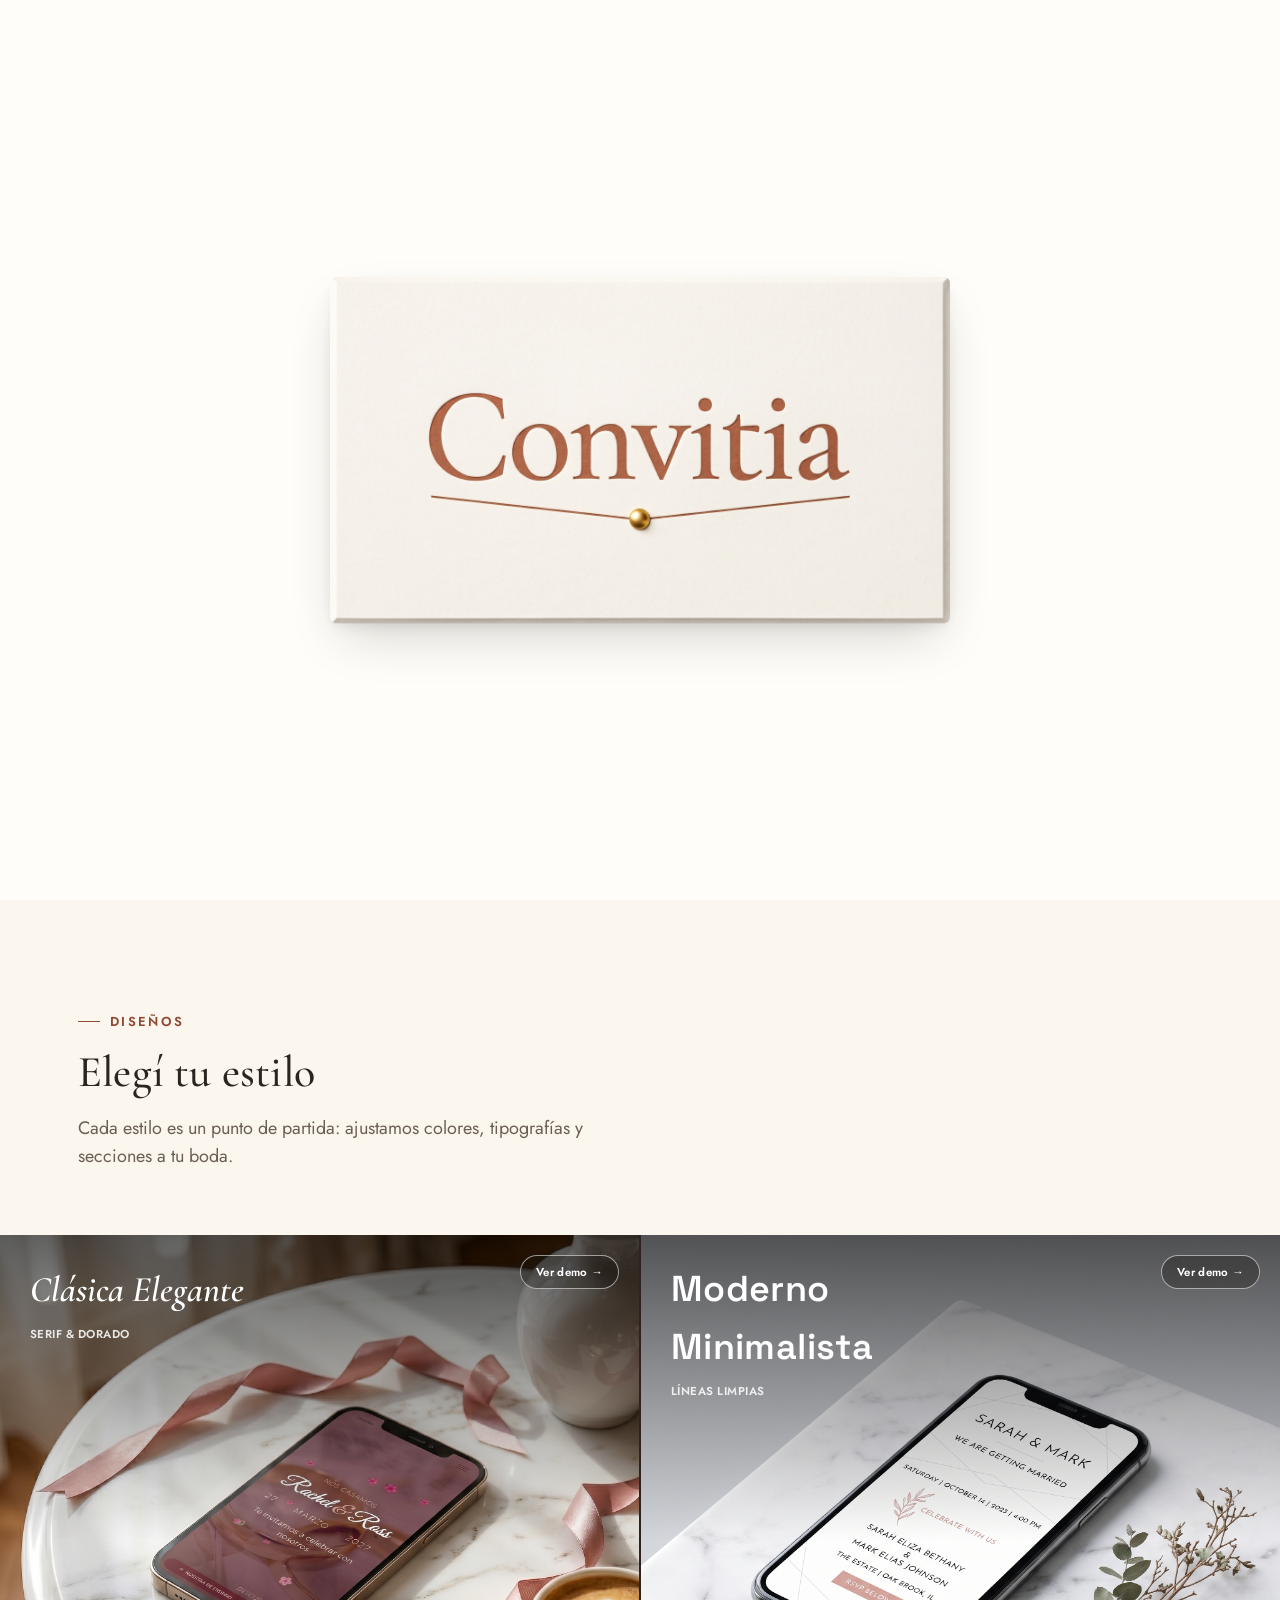
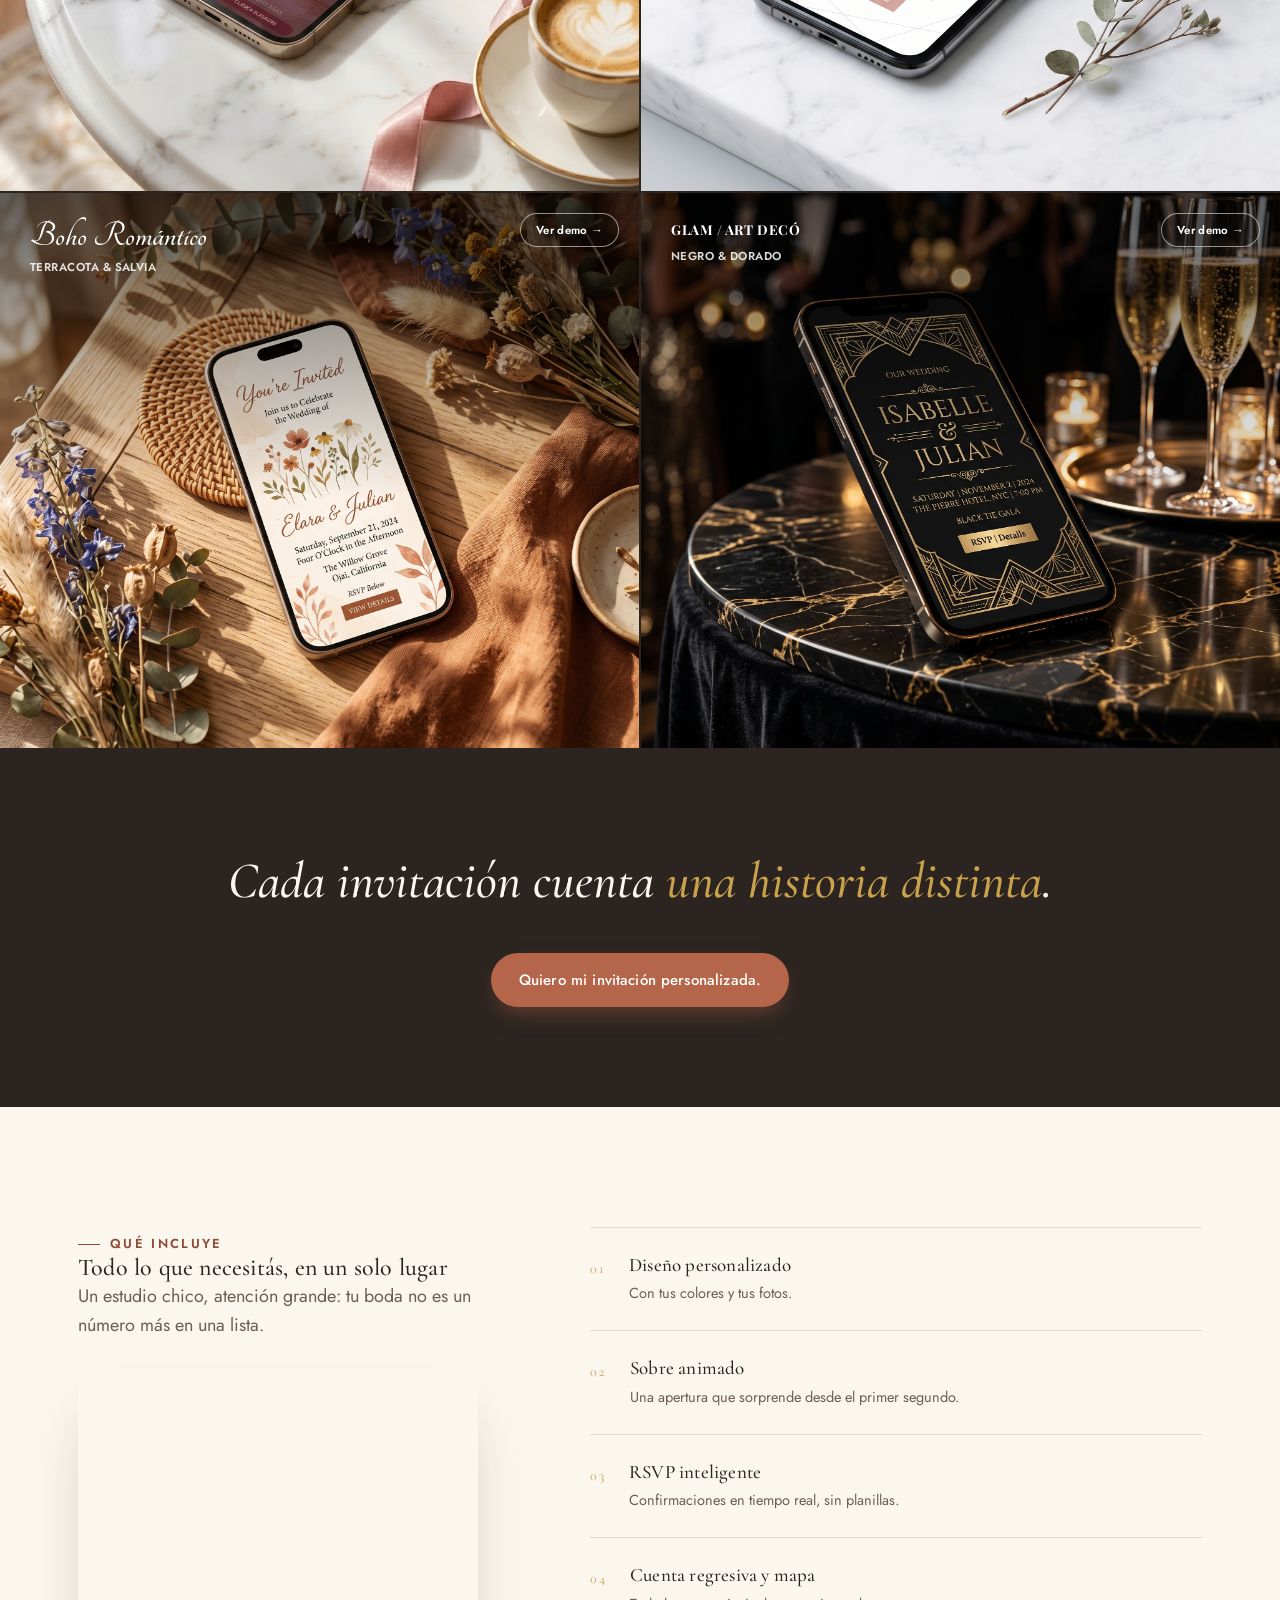
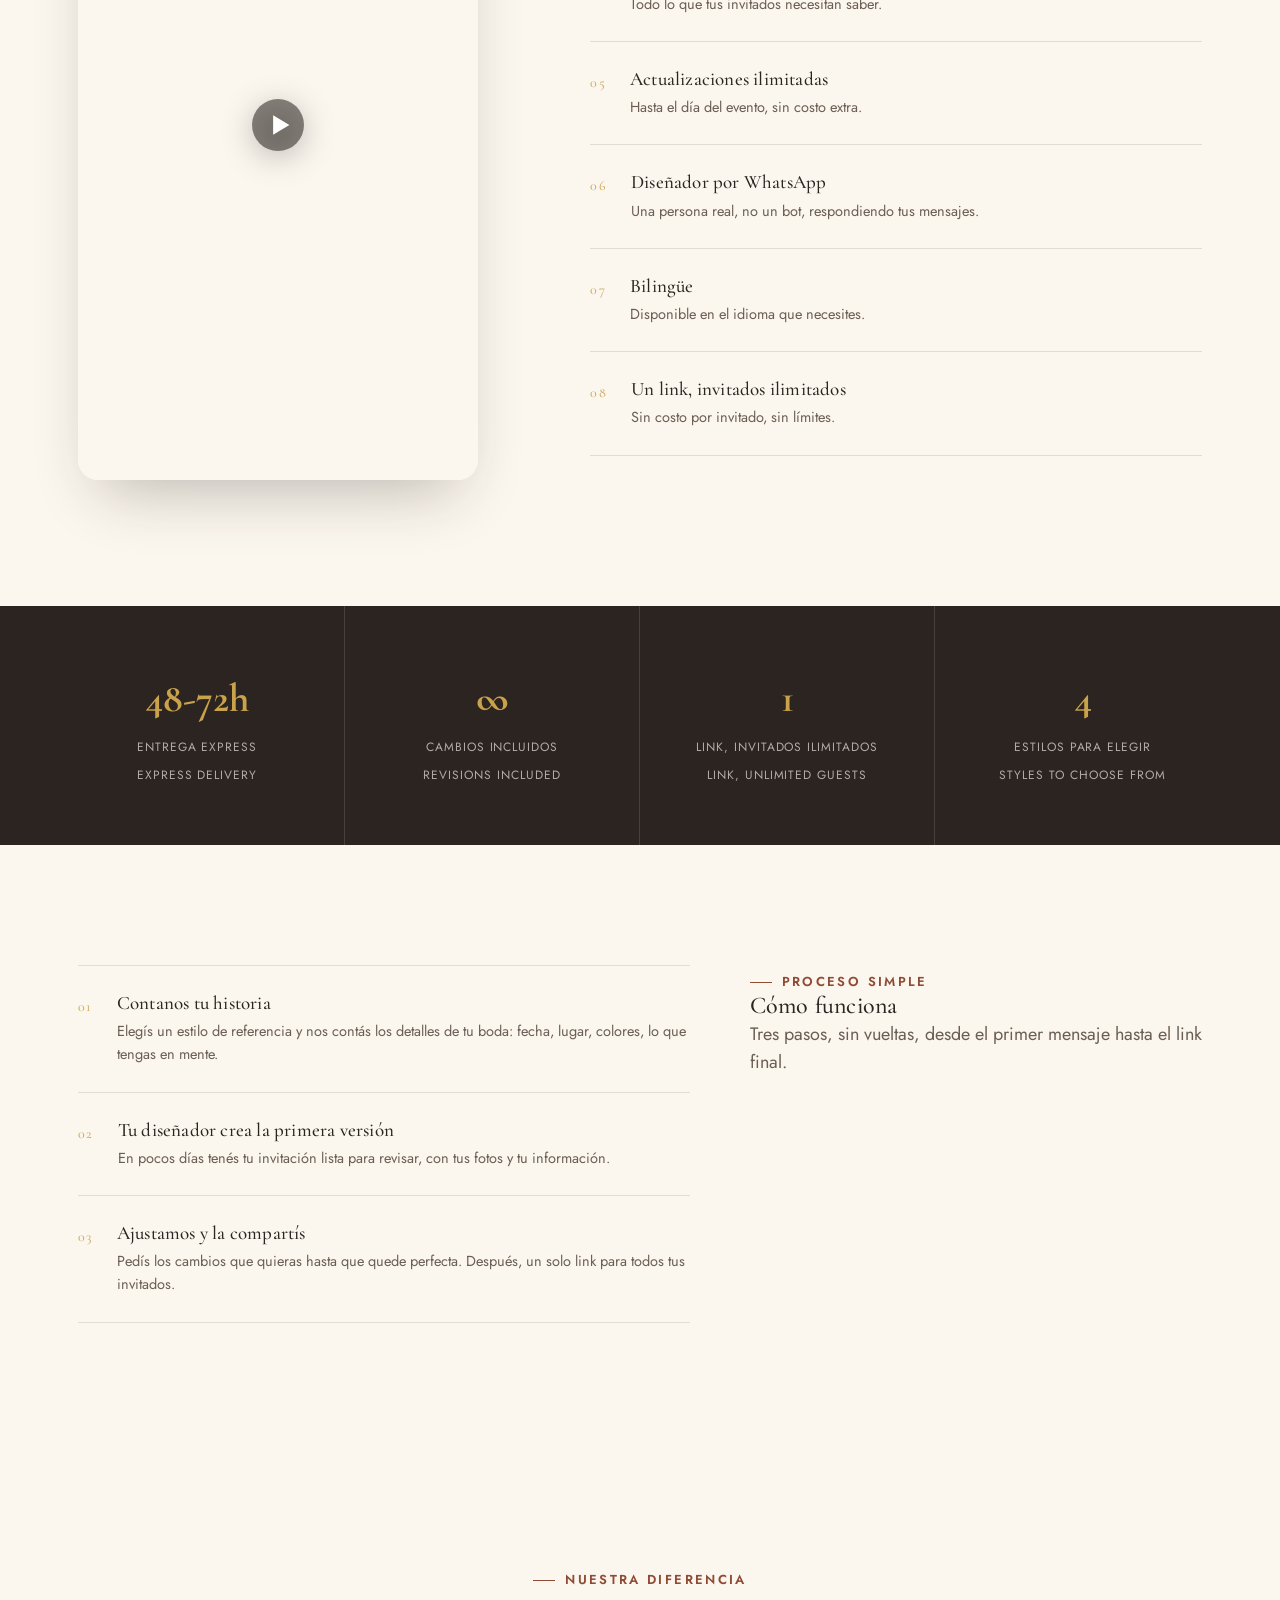
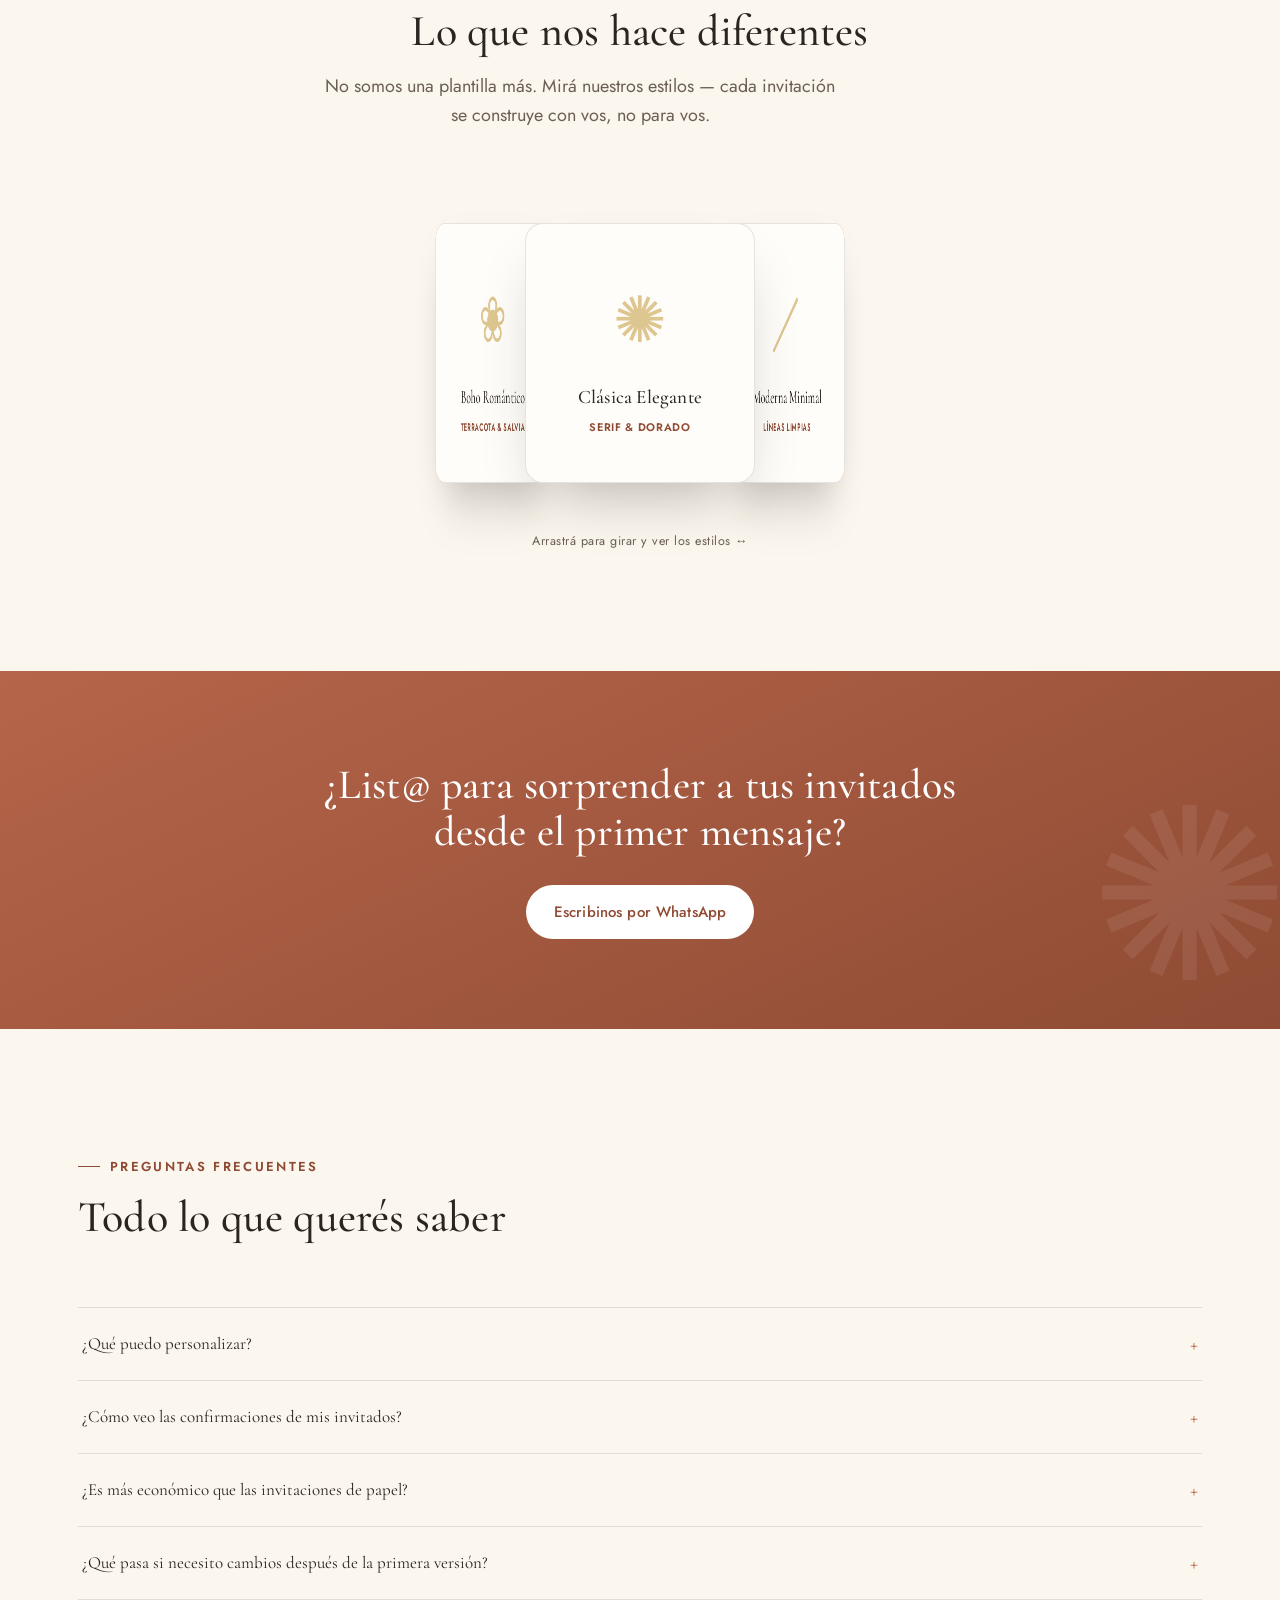
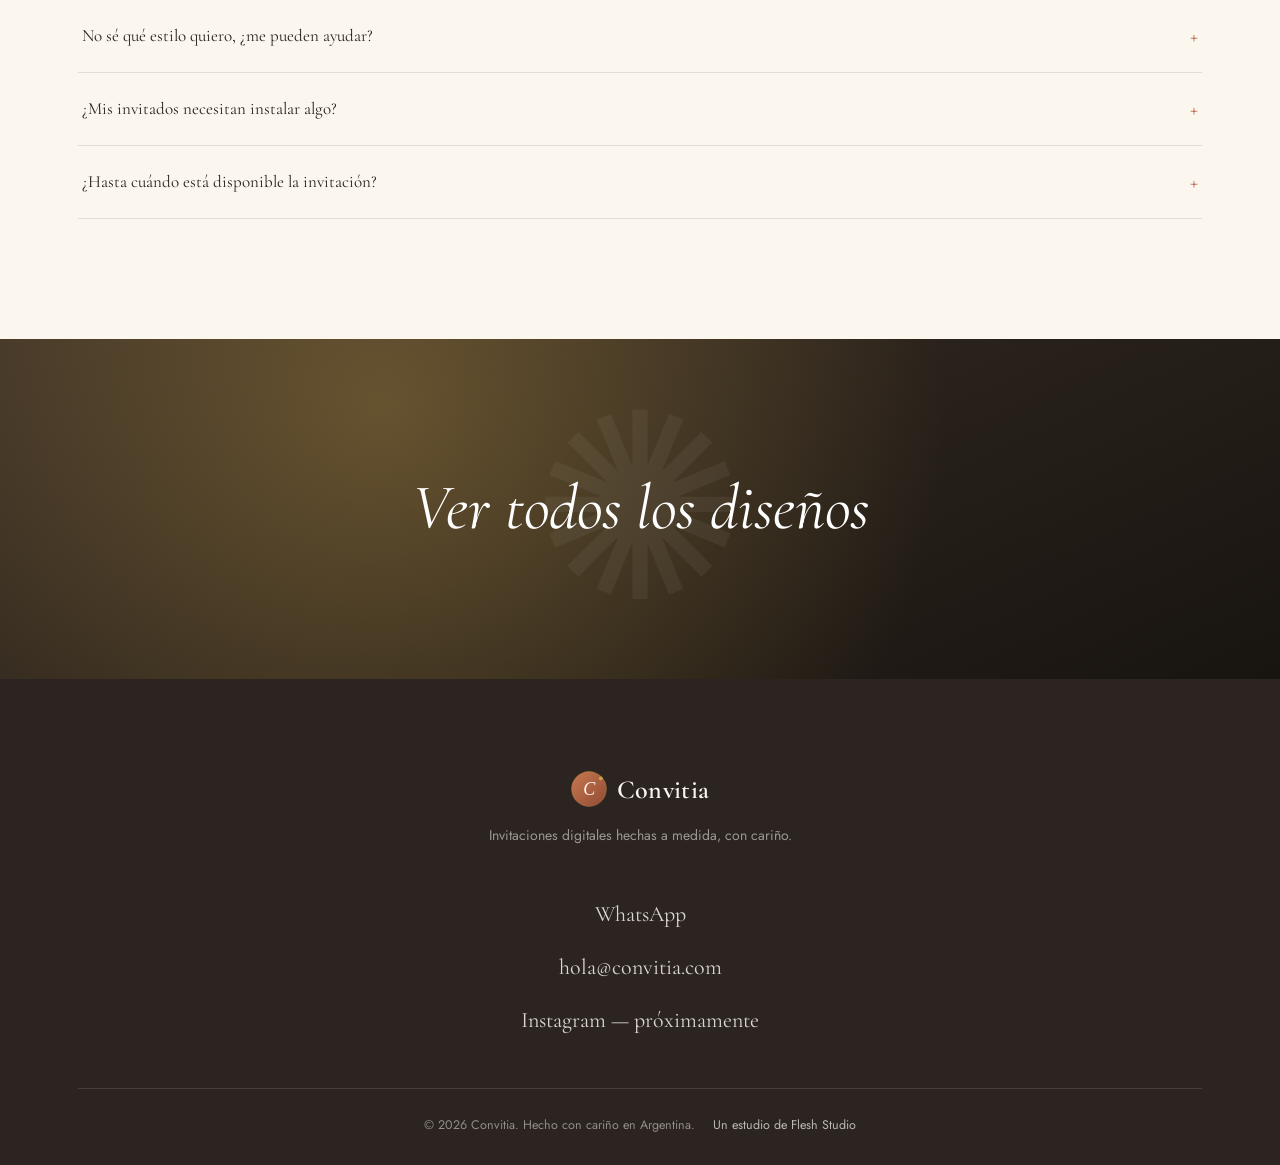
<file: index.html>
<!doctype html>
<html lang="es">
<head>
<meta charset="UTF-8">
<meta name="viewport" content="width=device-width, initial-scale=1.0">
<title>Convitia — Invitaciones digitales de boda</title>
<meta name="description" content="Invitaciones digitales de boda hechas a medida. Diseñador real, cambios ilimitados, un solo link para todos tus invitados. / Custom digital wedding invitations — real designer, unlimited revisions, one link for all your guests.">
<meta name="theme-color" content="#B5654A">
<link rel="icon" href="assets/logo/convitia-mark.svg" type="image/svg+xml">

<link rel="preconnect" href="https://fonts.googleapis.com">
<link rel="preconnect" href="https://fonts.gstatic.com" crossorigin>
<link href="https://fonts.googleapis.com/css2?family=Cormorant+Garamond:ital,wght@0,400;0,500;0,600;1,500;1,600&family=Jost:wght@300;400;500;600&family=Space+Grotesk:wght@500;600;700&family=Tangerine:wght@400;700&family=Playfair+Display:wght@700;800&display=swap" rel="stylesheet">

<link rel="stylesheet" href="styles.css?v=20260628n">
</head>
<body>

<div id="splash-gate" class="splash-gate" aria-hidden="true">
  <img class="splash-image" src="assets/logo/Convitia_logo_variant__Wordmark_%27Convitia%27_202606271709%20(1).jpeg" alt="Convitia">
</div>
<script>
  /* Arriving with a hash already in the URL (e.g. "#work-clasica", from a
     demo page's "Volver al Sitio web - Convitia" button) means the visitor
     already passed the splash once — remove it synchronously, before the
     browser paints, so it never flashes and never blocks the jump straight
     to the target card/section. Runs inline (not in main.js) so it executes
     before first paint, not after defer scripts. */
  if(location.hash){
    var __gate = document.getElementById("splash-gate");
    if(__gate) __gate.parentNode.removeChild(__gate);
  }
</script>

<header class="site-header">
  <div class="container">
    <a href="#hero" class="brand">
      <img src="assets/logo/logo1.svg?v=20260627g" alt="Convitia" class="brand-logo">
    </a>

    <nav class="main-nav">
      <a href="#hero" class="active"><span data-es>Inicio</span><span data-en hidden>Home</span></a>
      <a href="disenos/"><span data-es>Diseños</span><span data-en hidden>Designs</span></a>
      <a href="#como-funciona"><span data-es>Cómo funciona</span><span data-en hidden>How it works</span></a>
      <a href="contacto/"><span data-es>Contacto</span><span data-en hidden>Contact</span></a>
    </nav>

    <div class="header-actions">
      <div class="audio-control">
        <button type="button" class="audio-toggle" aria-label="Silenciar música" aria-pressed="true">
          <svg class="icon-vol" viewBox="0 0 24 24" fill="none" xmlns="http://www.w3.org/2000/svg" aria-hidden="true"><path d="M3 9v6h4l5 5V4L7 9H3z" fill="currentColor"/><path d="M16.5 8.5a5 5 0 010 7M19 6a8 8 0 010 12" stroke="currentColor" stroke-width="1.6" stroke-linecap="round" fill="none"/></svg>
          <svg class="icon-mute" viewBox="0 0 24 24" fill="none" xmlns="http://www.w3.org/2000/svg" aria-hidden="true"><path d="M3 9v6h4l5 5V4L7 9H3z" fill="currentColor"/><path d="M16 8l5 8M21 8l-5 8" stroke="currentColor" stroke-width="1.6" stroke-linecap="round"/></svg>
        </button>
        <input type="range" class="audio-volume" min="0" max="1" step="0.01" value="0.5" aria-label="Volumen de la música">
        <audio class="site-audio" src="assets/audio/amor-loco.mp3?v=20260628" loop preload="auto"></audio>
      </div>
      <div class="lang-toggle">
        <button data-lang-btn="es" class="active">ES</button>
        <button data-lang-btn="en">EN</button>
      </div>
      <a class="btn btn-primary btn-sm" href="contacto/">
        <span data-es>Hablemos</span><span data-en hidden>Let's talk</span>
      </a>
      <button class="nav-toggle" aria-label="Menú">
        <span></span>
      </button>
    </div>
  </div>
</header>

<div class="mobile-nav">
  <div class="lang-toggle">
    <button data-lang-btn="es" class="active">ES</button>
    <button data-lang-btn="en">EN</button>
  </div>
  <a href="#hero"><span data-es>Inicio</span><span data-en hidden>Home</span></a>
  <a href="disenos/"><span data-es>Diseños</span><span data-en hidden>Designs</span></a>
  <a href="#incluye"><span data-es>Qué incluye</span><span data-en hidden>What's included</span></a>
  <a href="#como-funciona"><span data-es>Cómo funciona</span><span data-en hidden>How it works</span></a>
  <a href="#preguntas"><span data-es>Preguntas</span><span data-en hidden>FAQ</span></a>
  <a href="contacto/"><span data-es>Contacto</span><span data-en hidden>Contact</span></a>
  <a class="btn btn-primary" href="https://wa.me/5492944152161?text=Hola!%20Quiero%20crear%20mi%20invitaci%C3%B3n%20digital%20de%20boda%20con%20Convitia" target="_blank" rel="noopener">
    <span data-es>Empezá tu invitación</span><span data-en hidden>Start your invitation</span>
  </a>
</div>

<main>

  <!-- ===================== HERO — 2-column: copy left, phone showcase right =====================
       Merged the old standalone .phone-showcase section into the hero as the
       right-hand column (reference: text+CTA left / arch+pedestals+phones
       right). .hero-split is scoped so the shared .hero-giant rules used by
       contacto/index.html's plain single-column hero stay untouched. -->
  <section class="hero-giant hero-split" id="hero">
    <div class="hero-bg-blob"></div>
    <div class="hero-bg-blob two"></div>
    <div class="container hero-grid">

      <div class="hero-left">
        <span class="eyebrow reveal"><span data-es>Invitaciones digitales de boda</span><span data-en hidden>Wedding digital invitations</span></span>
        <h1 class="giant-word reveal">
          <span class="hl-accent"><span data-es>Invitaciones digitales</span><span data-en hidden>Digital invitations</span></span><br>
          <span data-es>pensadas para atesorar</span><span data-en hidden>made to cherish</span><span class="type-cursor" aria-hidden="true"></span>
        </h1>
        <p class="lede reveal">
          <span data-es>Con RSVP inteligente, mapas interactivos, música y más. Cambios ilimitados. En el idioma que necesites, en cualquier parte del mundo.</span>
          <span data-en hidden>With smart RSVP, interactive maps, music, and more. Unlimited revisions. In any language, anywhere in the world.</span>
        </p>

        <!-- PLACEHOLDER badge (Dave's call): Convitia has no Google Business
             listing yet, so this rating isn't real. Not a live link — swap
             href/copy for the real review link + rating once it exists. -->
        <span class="reviews-badge reveal" data-es title="Próximamente — todavía no es un dato real">
          <svg class="reviews-badge-g" viewBox="0 0 18 18" aria-hidden="true">
            <path fill="#4285F4" d="M17.64 9.2c0-.64-.06-1.25-.16-1.84H9v3.48h4.84c-.21 1.13-.85 2.09-1.81 2.73v2.27h2.92c1.71-1.57 2.69-3.88 2.69-6.64z"/>
            <path fill="#34A853" d="M9 18c2.43 0 4.47-.8 5.96-2.18l-2.92-2.27c-.81.54-1.84.87-3.04.87-2.34 0-4.32-1.58-5.03-3.71H.96v2.33C2.44 15.98 5.48 18 9 18z"/>
            <path fill="#FBBC05" d="M3.97 10.71A5.4 5.4 0 0 1 3.68 9c0-.6.1-1.18.29-1.71V4.96H.96A8.99 8.99 0 0 0 0 9c0 1.45.35 2.83.96 4.04l3.01-2.33z"/>
            <path fill="#EA4335" d="M9 3.58c1.32 0 2.5.45 3.44 1.35l2.58-2.58C13.46.89 11.43 0 9 0 5.48 0 2.44 2.02.96 4.96l3.01 2.33C4.68 5.16 6.66 3.58 9 3.58z"/>
          </svg>
          <b>5.0</b>
          <span class="reviews-stars" aria-hidden="true">★★★★★</span>
          <span class="reviews-label"><span data-es>Reseñas de Google</span><span data-en hidden>Google Reviews</span> →</span>
        </span>

        <div class="hero-cta-row reveal">
          <a class="btn btn-primary" href="https://wa.me/5492944152161?text=Hola!%20Quiero%20crear%20mi%20invitaci%C3%B3n%20digital%20de%20boda%20con%20Convitia" target="_blank" rel="noopener">
            <span data-es>Empezá tu invitación</span><span data-en hidden>Start your invitation</span>
          </a>
          <a class="btn btn-ghost" href="disenos/">
            <span data-es>Ver diseños</span><span data-en hidden>See designs</span>
          </a>
        </div>

        <!-- PLACEHOLDER stats (Dave's call, per reference image): the
             invitation-count and country-count aren't real numbers yet —
             swap for Convitia's actual figures once available. The
             delivery time stays real (matches the Stats band further
             down the page). -->
        <div class="hero-trust reveal">
          <div><b>✓</b> <span data-es>+1000 invitaciones realizadas</span><span data-en hidden>+1000 invitations made</span></div>
          <div><b>🌎</b> <span data-es>+35 países</span><span data-en hidden>+35 countries</span></div>
          <div><b>⏳</b> <span data-es>Entrega express 48-72h</span><span data-en hidden>Express delivery 48-72h</span></div>
        </div>
      </div>

      <div class="hero-right reveal">
        <!-- Self-contained dark "image accordion" panel — Dave asked to
             replace the Three.js flying-card scene above with this effect
             instead, modeled on a 21st.dev interactive-image-accordion
             component he shared. Scoped to just this column (left column/
             copy stays untouched). Pure CSS (flexbox + flex-grow transition)
             + a tiny JS toggle — see initAccGallery() in main.js, no WebGL
             needed. Each panel's content is the real invitation copy/colors
             (Quimey & Nacho — the real client site — plus the 3 sample
             designs): no tool is available to export a literal screenshot,
             so the real names/dates/colors are painted as CSS text instead
             of a generic photo. The "Nuestros diseños" tag now sits above
             the stage (not floating over the panels) so it reads cleanly
             regardless of which panel's background is underneath. The
             real video (Quimey & Nacho) that briefly lived in panel c1
             moved to the "Qué incluye" section — see assets/video/. -->
        <span class="acc-tag">Nuestros diseños</span>
        <div class="acc-stage" aria-hidden="true">
          <div class="acc-row">
            <button type="button" class="acc-panel c1 active">
              <span class="acc-vert">Quimey &amp; Nacho</span>
              <span class="acc-info">
                <span class="acc-info-label">Nos casamos</span>
                <span class="acc-info-name">Quimey &amp; Nacho</span>
                <span class="acc-info-date">27 Marzo 2027</span>
              </span>
            </button>
            <button type="button" class="acc-panel c2">
              <span class="acc-vert">Valentina &amp; Bruno</span>
              <span class="acc-info">
                <span class="acc-info-label">Clásica Elegante</span>
                <span class="acc-info-name">Valentina &amp; Bruno</span>
                <span class="acc-info-date">12 Dic 2026</span>
              </span>
            </button>
            <button type="button" class="acc-panel c3">
              <span class="acc-vert">Julia &amp; Martín</span>
              <span class="acc-info">
                <span class="acc-info-label">Moderna Minimal</span>
                <span class="acc-info-name">Julia &amp; Martín</span>
                <span class="acc-info-date">06 Marzo 2027</span>
              </span>
            </button>
            <button type="button" class="acc-panel c4">
              <span class="acc-vert">Coti &amp; Iván</span>
              <span class="acc-info">
                <span class="acc-info-label">Boho Romántico</span>
                <span class="acc-info-name">Coti &amp; Iván</span>
                <span class="acc-info-date">28 Nov 2026</span>
              </span>
            </button>
            <button type="button" class="acc-panel c5">
              <span class="acc-vert">Quimey &amp; Nacho</span>
              <span class="acc-info">
                <span class="acc-info-label">Quedan 270 días</span>
                <span class="acc-info-name">Quimey &amp; Nacho</span>
                <span class="acc-info-date">27 Marzo 2027</span>
              </span>
            </button>
          </div>
        </div>
      </div>

    </div>
  </section>

  <!-- ===================== MARQUEE ===================== -->
  <div class="marquee-wrap">
    <div class="marquee" data-es>
      <span class="tag">Elegante</span><span class="tag">Bohemia</span><span class="tag">Minimalista</span><span class="tag">Campestre</span><span class="tag">Destino</span><span class="tag">Clásica</span>
      <span class="tag">Elegante</span><span class="tag">Bohemia</span><span class="tag">Minimalista</span><span class="tag">Campestre</span><span class="tag">Destino</span><span class="tag">Clásica</span>
    </div>
    <div class="marquee" data-en hidden>
      <span class="tag">Elegant</span><span class="tag">Boho</span><span class="tag">Minimal</span><span class="tag">Rustic</span><span class="tag">Destination</span><span class="tag">Classic</span>
      <span class="tag">Elegant</span><span class="tag">Boho</span><span class="tag">Minimal</span><span class="tag">Rustic</span><span class="tag">Destination</span><span class="tag">Classic</span>
    </div>
  </div>

  <!-- ===================== FEATURED WORK — full-bleed grid ===================== -->
  <section id="trabajos" class="works-section">
    <div class="container">
      <div class="section-head reveal">
        <span class="eyebrow"><span data-es>Diseños</span><span data-en hidden>Designs</span></span>
        <h2><span data-es>Elegí tu estilo</span><span data-en hidden>Choose your style</span></h2>
        <p class="lede"><span data-es>Cada estilo es un punto de partida: ajustamos colores, tipografías y secciones a tu boda.</span><span data-en hidden>Every style is a starting point — we adjust colors, fonts and sections to fit your wedding.</span></p>
      </div>
    </div>

    <div class="bleed reveal">
      <div class="works-grid">

        <a class="work-tile thumb-1" id="work-clasica" href="designs/clasica-elegante.html">
          <div class="work-visual"><img src="assets/portadas/clasica%20elegante.jpeg" alt="Clásica Elegante" loading="lazy"></div>
          <span class="work-demo-btn"><span data-es>Ver demo</span><span data-en hidden>View demo</span> →</span>
          <div class="work-info">
            <span class="work-name style-font-clasica"><span data-es>Clásica Elegante</span><span data-en hidden>Classic Elegant</span></span>
            <span class="work-tag"><span data-es>Serif &amp; dorado</span><span data-en hidden>Serif &amp; gold</span></span>
          </div>
        </a>

        <a class="work-tile thumb-2" id="work-moderno" href="designs/moderna-minimal.html">
          <div class="work-visual"><img src="assets/portadas/Moderno%20Minimalista.jpeg" alt="Moderno Minimalista" loading="lazy"></div>
          <span class="work-demo-btn"><span data-es>Ver demo</span><span data-en hidden>View demo</span> →</span>
          <div class="work-info">
            <span class="work-name style-font-moderno"><span data-es>Moderno Minimalista</span><span data-en hidden>Modern Minimal</span></span>
            <span class="work-tag"><span data-es>Líneas limpias</span><span data-en hidden>Clean lines</span></span>
          </div>
        </a>

        <a class="work-tile thumb-3" id="work-boho" href="designs/boho-romantico.html">
          <div class="work-visual"><img src="assets/portadas/Boho%20Rom%C3%A1ntico.jpeg" alt="Boho Romántico" loading="lazy"></div>
          <span class="work-demo-btn"><span data-es>Ver demo</span><span data-en hidden>View demo</span> →</span>
          <div class="work-info">
            <span class="work-name style-font-boho"><span data-es>Boho Romántico</span><span data-en hidden>Boho Romantic</span></span>
            <span class="work-tag"><span data-es>Terracota &amp; salvia</span><span data-en hidden>Terracotta &amp; sage</span></span>
          </div>
        </a>

        <a class="work-tile thumb-4" id="work-glam" href="designs/glam-art-deco.html">
          <div class="work-visual"><img src="assets/portadas/Glam%20-%20Art%20Dec%C3%B3.jpeg" alt="Glam / Art Decó" loading="lazy"></div>
          <span class="work-demo-btn"><span data-es>Ver demo</span><span data-en hidden>View demo</span> →</span>
          <div class="work-info">
            <span class="work-name style-font-glam"><span data-es>Glam / Art Decó</span><span data-en hidden>Glam / Art Deco</span></span>
            <span class="work-tag"><span data-es>Negro &amp; dorado</span><span data-en hidden>Black &amp; gold</span></span>
          </div>
        </a>

      </div>
    </div>
  </section>

  <!-- ===================== FULL-BLEED TYPE BREAK ===================== -->
  <section class="bleed type-break reveal">
    <p>
      <span data-es>Cada invitación cuenta <em>una historia distinta</em>.</span>
      <span data-en hidden>Every invitation tells <em>a different story</em>.</span>
    </p>
    <a class="btn btn-primary type-break-cta" href="contacto/">
      <span data-es>Quiero mi invitación personalizada.</span><span data-en hidden>I want my personalized invitation.</span>
    </a>
  </section>

  <!-- ===================== INCLUDED — sticky label ===================== -->
  <section id="incluye">
    <div class="container sticky-grid">
      <div class="sticky-label reveal">
        <span class="eyebrow"><span data-es>Qué incluye</span><span data-en hidden>What's included</span></span>
        <h2><span data-es>Todo lo que necesitás, en un solo lugar</span><span data-en hidden>Everything you need, in one place</span></h2>
        <p class="lede"><span data-es>Un estudio chico, atención grande: tu boda no es un número más en una lista.</span><span data-en hidden>A small studio, big attention — your wedding isn't one more number on a list.</span></p>
        <!-- Real video (Quimey & Nacho), moved here from the hero accordion's
             panel c1 per Dave's request — see assets/video/.
             Click anywhere on it to play/pause. -->
        <div class="incluye-video-wrap reveal">
          <video class="incluye-video" src="assets/video/quimey-nacho-hero.mp4?v=20260628r" autoplay muted loop playsinline></video>
          <div class="incluye-play-indicator" aria-hidden="true">
            <svg viewBox="0 0 64 64" fill="none" xmlns="http://www.w3.org/2000/svg"><circle cx="32" cy="32" r="32" fill="rgba(43,36,32,.55)"/><path d="M26 20L46 32L26 44V20Z" fill="#fff"/></svg>
          </div>
        </div>
      </div>
      <div class="sticky-list">
        <div class="sticky-row reveal"><span class="row-num">01</span><div><h3><span data-es>Diseño personalizado</span><span data-en hidden>Custom design</span></h3><p><span data-es>Con tus colores y tus fotos.</span><span data-en hidden>With your colors and photos.</span></p></div></div>
        <div class="sticky-row reveal"><span class="row-num">02</span><div><h3><span data-es>Sobre animado</span><span data-en hidden>Animated envelope</span></h3><p><span data-es>Una apertura que sorprende desde el primer segundo.</span><span data-en hidden>An opening that surprises from the very first second.</span></p></div></div>
        <div class="sticky-row reveal"><span class="row-num">03</span><div><h3><span data-es>RSVP inteligente</span><span data-en hidden>Smart RSVP</span></h3><p><span data-es>Confirmaciones en tiempo real, sin planillas.</span><span data-en hidden>Real-time confirmations, no spreadsheets.</span></p></div></div>
        <div class="sticky-row reveal"><span class="row-num">04</span><div><h3><span data-es>Cuenta regresiva y mapa</span><span data-en hidden>Countdown and map</span></h3><p><span data-es>Todo lo que tus invitados necesitan saber.</span><span data-en hidden>Everything your guests need to know.</span></p></div></div>
        <div class="sticky-row reveal"><span class="row-num">05</span><div><h3><span data-es>Actualizaciones ilimitadas</span><span data-en hidden>Unlimited updates</span></h3><p><span data-es>Hasta el día del evento, sin costo extra.</span><span data-en hidden>Until the event, at no extra cost.</span></p></div></div>
        <div class="sticky-row reveal"><span class="row-num">06</span><div><h3><span data-es>Diseñador por WhatsApp</span><span data-en hidden>Designer on WhatsApp</span></h3><p><span data-es>Una persona real, no un bot, respondiendo tus mensajes.</span><span data-en hidden>A real person, not a bot, answering your messages.</span></p></div></div>
        <div class="sticky-row reveal"><span class="row-num">07</span><div><h3><span data-es>Bilingüe</span><span data-en hidden>Bilingual</span></h3><p><span data-es>Disponible en el idioma que necesites.</span><span data-en hidden>Available in any language you need.</span></p></div></div>
        <div class="sticky-row reveal"><span class="row-num">08</span><div><h3><span data-es>Un link, invitados ilimitados</span><span data-en hidden>One link, unlimited guests</span></h3><p><span data-es>Sin costo por invitado, sin límites.</span><span data-en hidden>No per-guest cost, no limits.</span></p></div></div>
      </div>
    </div>
  </section>

  <!-- ===================== STATS BAND ===================== -->
  <section class="bleed stats-band">
    <div class="stats-grid">
      <div class="reveal"><b>48-72h</b><span><span data-es>Entrega express</span><span data-en hidden>Express delivery</span></span></div>
      <div class="reveal"><b>∞</b><span><span data-es>Cambios incluidos</span><span data-en hidden>Revisions included</span></span></div>
      <div class="reveal"><b data-count="1">0</b><span><span data-es>Link, invitados ilimitados</span><span data-en hidden>Link, unlimited guests</span></span></div>
      <div class="reveal"><b data-count="4">0</b><span><span data-es>Estilos para elegir</span><span data-en hidden>Styles to choose from</span></span></div>
    </div>
  </section>

  <!-- ===================== HOW IT WORKS — sticky label, mirrored ===================== -->
  <section id="como-funciona">
    <div class="container sticky-grid mirror">
      <div class="sticky-list">
        <div class="sticky-row reveal"><span class="row-num">01</span><div><h3><span data-es>Contanos tu historia</span><span data-en hidden>Tell us your story</span></h3><p><span data-es>Elegís un estilo de referencia y nos contás los detalles de tu boda: fecha, lugar, colores, lo que tengas en mente.</span><span data-en hidden>Pick a reference style and tell us your wedding details: date, venue, colors, anything you have in mind.</span></p></div></div>
        <div class="sticky-row reveal"><span class="row-num">02</span><div><h3><span data-es>Tu diseñador crea la primera versión</span><span data-en hidden>Your designer builds the first version</span></h3><p><span data-es>En pocos días tenés tu invitación lista para revisar, con tus fotos y tu información.</span><span data-en hidden>Within a few days you'll have your invitation ready to review, with your own photos and details.</span></p></div></div>
        <div class="sticky-row reveal"><span class="row-num">03</span><div><h3><span data-es>Ajustamos y la compartís</span><span data-en hidden>We adjust it and you share it</span></h3><p><span data-es>Pedís los cambios que quieras hasta que quede perfecta. Después, un solo link para todos tus invitados.</span><span data-en hidden>Ask for any changes until it's perfect. Then, one single link for all your guests.</span></p></div></div>
      </div>
      <div class="sticky-label reveal">
        <span class="eyebrow"><span data-es>Proceso simple</span><span data-en hidden>Simple process</span></span>
        <h2><span data-es>Cómo funciona</span><span data-en hidden>How it works</span></h2>
        <p class="lede"><span data-es>Tres pasos, sin vueltas, desde el primer mensaje hasta el link final.</span><span data-en hidden>Three steps, no detours, from the first message to the final link.</span></p>
      </div>
    </div>
  </section>

  <!-- ===================== DESIGNS — 3D page carousel, drag to spin ===================== -->
  <section id="diferencia">
    <div class="container">
      <div class="section-head center reveal">
        <span class="eyebrow"><span data-es>Nuestra diferencia</span><span data-en hidden>Our difference</span></span>
        <h2><span data-es>Lo que nos hace diferentes</span><span data-en hidden>What makes us different</span></h2>
        <p class="lede"><span data-es>No somos una plantilla más. Mirá nuestros estilos — cada invitación se construye con vos, no para vos.</span><span data-en hidden>We're not just another template. Take a look at our styles — every invitation is built with you, not just for you.</span></p>
      </div>

      <div class="book-deck reveal">
        <div class="book-track">
          <a class="book-card style-clasica" href="designs/clasica-elegante.html" target="_blank" rel="noopener" draggable="false">
            <div class="book-ornament">✺</div>
            <h3><span data-es>Clásica Elegante</span><span data-en hidden>Classic Elegant</span></h3>
            <span class="book-tag"><span data-es>Serif &amp; dorado</span><span data-en hidden>Serif &amp; gold</span></span>
          </a>
          <a class="book-card style-moderna" href="designs/moderna-minimal.html" target="_blank" rel="noopener" draggable="false">
            <div class="book-ornament">／</div>
            <h3><span data-es>Moderna Minimal</span><span data-en hidden>Modern Minimal</span></h3>
            <span class="book-tag"><span data-es>Líneas limpias</span><span data-en hidden>Clean lines</span></span>
          </a>
          <a class="book-card style-boho" href="designs/boho-romantico.html" target="_blank" rel="noopener" draggable="false">
            <div class="book-ornament">❀</div>
            <h3><span data-es>Boho Romántico</span><span data-en hidden>Boho Romantic</span></h3>
            <span class="book-tag"><span data-es>Terracota &amp; salvia</span><span data-en hidden>Terracotta &amp; sage</span></span>
          </a>
        </div>
      </div>
      <p class="book-hint reveal"><span data-es>Arrastrá para girar y ver los estilos ↔</span><span data-en hidden>Drag to spin through the styles ↔</span></p>
    </div>
  </section>

  <!-- ===================== CTA BANNER — full-bleed ===================== -->
  <section class="bleed cta-band reveal">
    <h2><span data-es>¿List@ para sorprender a tus invitados desde el primer mensaje?</span><span data-en hidden>Ready to surprise your guests from the very first message?</span></h2>
    <a class="btn btn-ghost" href="https://wa.me/5492944152161?text=Hola!%20Quiero%20crear%20mi%20invitaci%C3%B3n%20digital%20de%20boda%20con%20Convitia" target="_blank" rel="noopener">
      <span data-es>Escribinos por WhatsApp</span><span data-en hidden>Message us on WhatsApp</span>
    </a>
  </section>

  <!-- ===================== FAQ ===================== -->
  <section id="preguntas">
    <div class="container">
      <div class="section-head reveal">
        <span class="eyebrow"><span data-es>Preguntas frecuentes</span><span data-en hidden>FAQ</span></span>
        <h2><span data-es>Todo lo que querés saber</span><span data-en hidden>Everything you want to know</span></h2>
      </div>

      <div class="faq-list">
        <div class="faq-item reveal">
          <button class="faq-q"><span><span data-es>¿Qué puedo personalizar?</span><span data-en hidden>What can I customize?</span></span><span class="plus">+</span></button>
          <div class="faq-a"><p><span data-es>Colores, tipografías, fotos, textos, música, secciones... la invitación se adapta a tu boda, no al revés.</span><span data-en hidden>Colors, fonts, photos, copy, music, sections — the invitation adapts to your wedding, not the other way around.</span></p></div>
        </div>
        <div class="faq-item reveal">
          <button class="faq-q"><span><span data-es>¿Cómo veo las confirmaciones de mis invitados?</span><span data-en hidden>How do I see my guests' RSVPs?</span></span><span class="plus">+</span></button>
          <div class="faq-a"><p><span data-es>Tenés un panel simple donde se registran las respuestas en tiempo real, con cantidad de personas y restricciones alimentarias si las pedís.</span><span data-en hidden>You get a simple panel where responses are logged in real time, including headcount and dietary notes if you ask for them.</span></p></div>
        </div>
        <div class="faq-item reveal">
          <button class="faq-q"><span><span data-es>¿Es más económico que las invitaciones de papel?</span><span data-en hidden>Is it cheaper than paper invitations?</span></span><span class="plus">+</span></button>
          <div class="faq-a"><p><span data-es>Sí: pagás una sola vez sin importar cuántos invitados tengas, y no hay costos de impresión ni envío.</span><span data-en hidden>Yes — you pay once regardless of guest count, with no printing or postage costs.</span></p></div>
        </div>
        <div class="faq-item reveal">
          <button class="faq-q"><span><span data-es>¿Qué pasa si necesito cambios después de la primera versión?</span><span data-en hidden>What if I need changes after the first version?</span></span><span class="plus">+</span></button>
          <div class="faq-a"><p><span data-es>Los pedís y los hacemos. No hay límite de revisiones ni cargos extra mientras se trate de tu mismo evento.</span><span data-en hidden>Just ask — we'll make them. There's no revision limit or extra charge for the same event.</span></p></div>
        </div>
        <div class="faq-item reveal">
          <button class="faq-q"><span><span data-es>No sé qué estilo quiero, ¿me pueden ayudar?</span><span data-en hidden>I'm not sure what style I want — can you help?</span></span><span class="plus">+</span></button>
          <div class="faq-a"><p><span data-es>Sí. Mirás los estilos de la sección de diseños y, si ninguno te cierra del todo, charlamos y armamos uno a tu medida.</span><span data-en hidden>Yes. Browse the designs section, and if none feels quite right, we'll talk it through and build something custom.</span></p></div>
        </div>
        <div class="faq-item reveal">
          <button class="faq-q"><span><span data-es>¿Mis invitados necesitan instalar algo?</span><span data-en hidden>Do my guests need to install anything?</span></span><span class="plus">+</span></button>
          <div class="faq-a"><p><span data-es>No. Es un link que se abre en cualquier navegador, de celular o de computadora, sin apps ni registro.</span><span data-en hidden>No. It's a link that opens in any browser, on phone or computer — no apps, no sign-up.</span></p></div>
        </div>
        <div class="faq-item reveal">
          <button class="faq-q"><span><span data-es>¿Hasta cuándo está disponible la invitación?</span><span data-en hidden>How long will the invitation stay online?</span></span><span class="plus">+</span></button>
          <div class="faq-a"><p><span data-es>La dejamos online al menos hasta el día de tu boda; si querés conservarla como recuerdo, también lo charlamos.</span><span data-en hidden>It stays live at least through your wedding day; if you'd like to keep it as a keepsake afterward, we can talk about that too.</span></p></div>
        </div>
      </div>
    </div>
  </section>

  <!-- ===================== ALL-WORKS TEASER ===================== -->
  <a class="all-works-teaser bleed reveal" href="disenos/">
    <span class="teaser-text"><span data-es>Ver todos los diseños</span><span data-en hidden>See all designs</span></span>
  </a>

</main>

<footer>
  <div class="container">
    <div class="footer-brand-row">
      <a href="#hero" class="brand"><img src="assets/logo/convitia-mark.svg" alt="Convitia" class="brand-mark"><span class="brand-word">Convitia</span></a>
      <p><span data-es>Invitaciones digitales hechas a medida, con cariño.</span><span data-en hidden>Custom digital invitations, made with care.</span></p>
    </div>
    <nav class="footer-links">
      <a href="https://wa.me/5492944152161" target="_blank" rel="noopener">WhatsApp</a>
      <a href="mailto:hola@convitia.com">hola@convitia.com</a>
      <span><span data-es>Instagram — próximamente</span><span data-en hidden>Instagram — coming soon</span></span>
    </nav>
    <div class="footer-bottom">
      <span>© 2026 Convitia. <span data-es>Hecho con cariño en Argentina.</span><span data-en hidden>Made with care in Argentina.</span></span>
      <a href="https://www.flesh-studio.com/" target="_blank" rel="noopener"><span data-es>Un estudio de Flesh Studio</span><span data-en hidden>A Flesh Studio company</span></a>
    </div>
  </div>
</footer>

<script src="main.js?v=20260629a" defer></script>
</body>
</html>
</file>
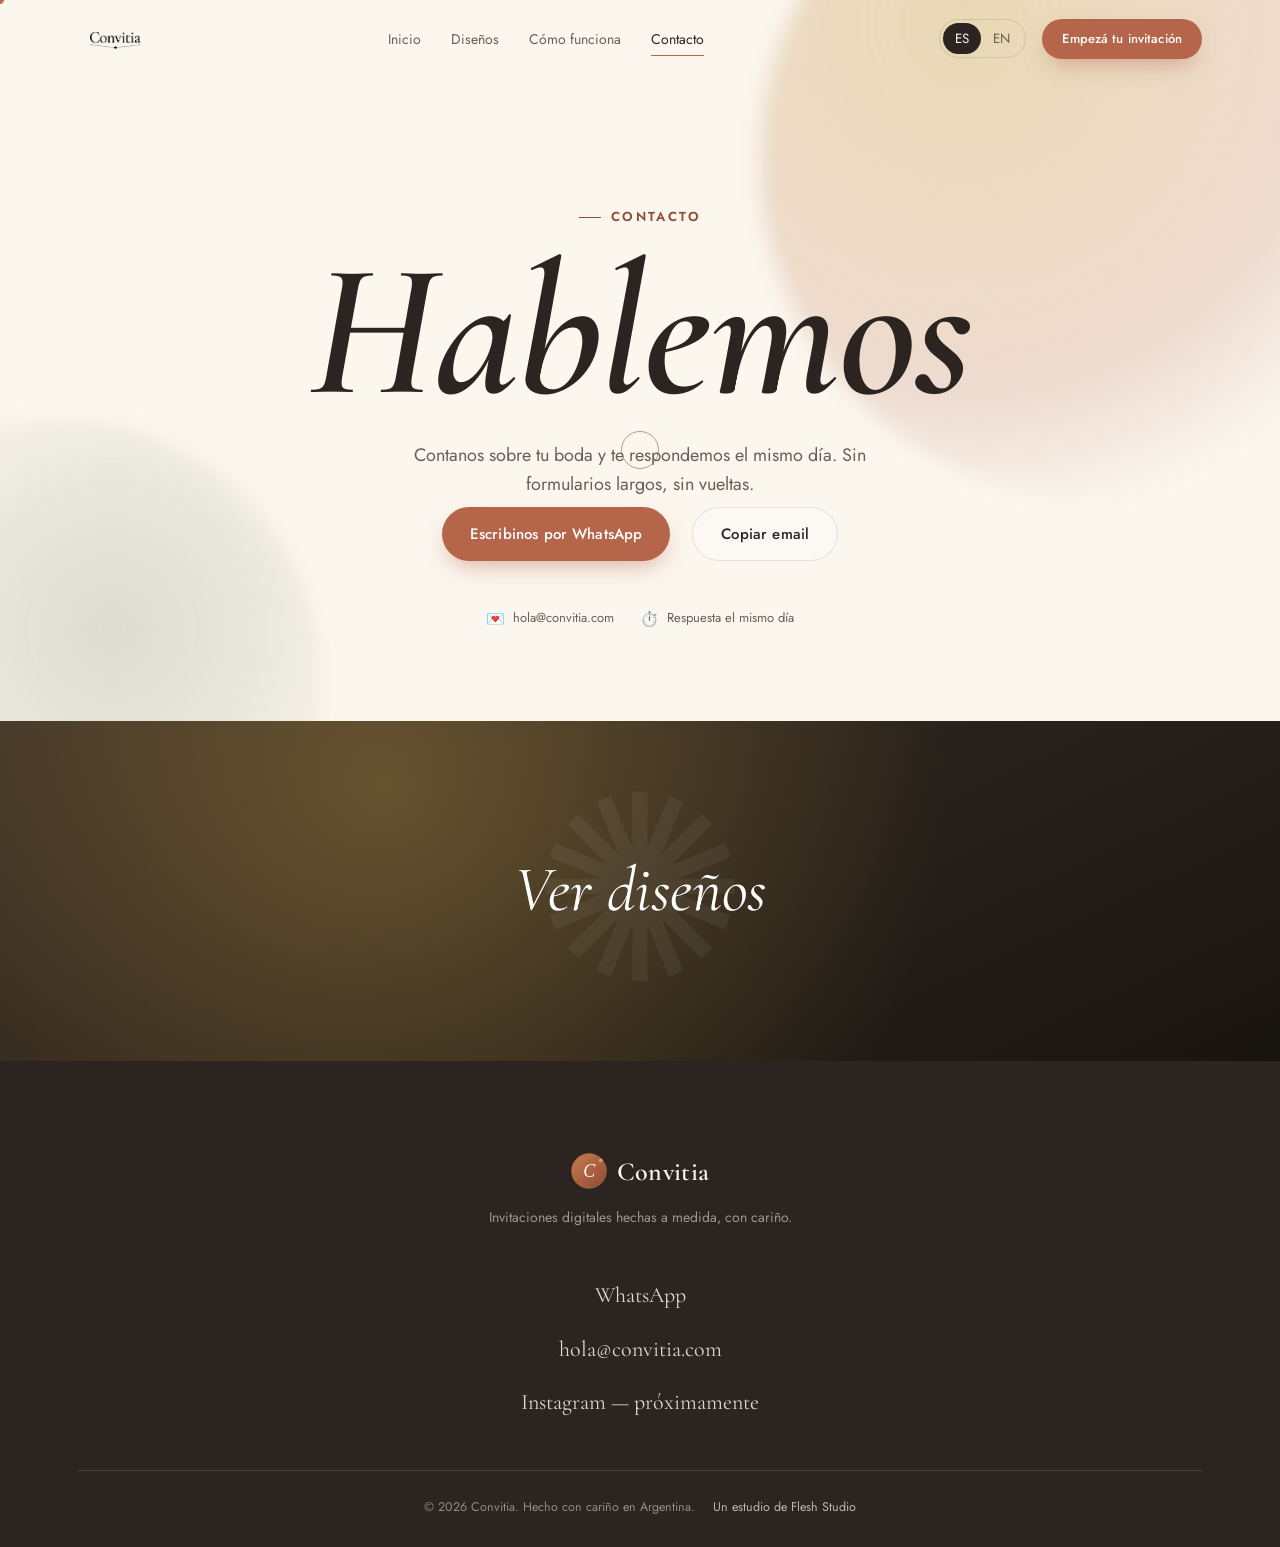
<file: contacto/index.html>
<!doctype html>
<html lang="es">
<head>
<meta charset="UTF-8">
<meta name="viewport" content="width=device-width, initial-scale=1.0">
<title>Contacto — Convitia</title>
<meta name="description" content="Escribinos por WhatsApp o copiá nuestro email para empezar tu invitación digital de boda. / Message us on WhatsApp or copy our email to start your digital wedding invitation.">
<meta name="theme-color" content="#B5654A">
<link rel="icon" href="../assets/logo/convitia-mark.svg" type="image/svg+xml">

<link rel="preconnect" href="https://fonts.googleapis.com">
<link rel="preconnect" href="https://fonts.gstatic.com" crossorigin>
<link href="https://fonts.googleapis.com/css2?family=Cormorant+Garamond:ital,wght@0,400;0,500;0,600;1,500;1,600&family=Jost:wght@300;400;500;600&display=swap" rel="stylesheet">

<link rel="stylesheet" href="../styles.css?v=20260627g">
</head>
<body>

<header class="site-header">
  <div class="container">
    <a href="../index.html" class="brand">
      <img src="../assets/logo/logo1.svg?v=20260627g" alt="Convitia" class="brand-logo">
    </a>

    <nav class="main-nav">
      <a href="../index.html"><span data-es>Inicio</span><span data-en hidden>Home</span></a>
      <a href="../disenos/"><span data-es>Diseños</span><span data-en hidden>Designs</span></a>
      <a href="../index.html#como-funciona"><span data-es>Cómo funciona</span><span data-en hidden>How it works</span></a>
      <a href="./" class="active"><span data-es>Contacto</span><span data-en hidden>Contact</span></a>
    </nav>

    <div class="header-actions">
      <div class="lang-toggle">
        <button data-lang-btn="es" class="active">ES</button>
        <button data-lang-btn="en">EN</button>
      </div>
      <a class="btn btn-primary btn-sm" href="https://wa.me/5492944152161?text=Hola!%20Quiero%20crear%20mi%20invitaci%C3%B3n%20digital%20de%20boda%20con%20Convitia" target="_blank" rel="noopener">
        <span data-es>Empezá tu invitación</span><span data-en hidden>Start your invitation</span>
      </a>
      <button class="nav-toggle" aria-label="Menú">
        <span></span>
      </button>
    </div>
  </div>
</header>

<div class="mobile-nav">
  <div class="lang-toggle">
    <button data-lang-btn="es" class="active">ES</button>
    <button data-lang-btn="en">EN</button>
  </div>
  <a href="../index.html"><span data-es>Inicio</span><span data-en hidden>Home</span></a>
  <a href="../disenos/"><span data-es>Diseños</span><span data-en hidden>Designs</span></a>
  <a href="../index.html#incluye"><span data-es>Qué incluye</span><span data-en hidden>What's included</span></a>
  <a href="../index.html#como-funciona"><span data-es>Cómo funciona</span><span data-en hidden>How it works</span></a>
  <a href="../index.html#preguntas"><span data-es>Preguntas</span><span data-en hidden>FAQ</span></a>
  <a href="./"><span data-es>Contacto</span><span data-en hidden>Contact</span></a>
  <a class="btn btn-primary" href="https://wa.me/5492944152161?text=Hola!%20Quiero%20crear%20mi%20invitaci%C3%B3n%20digital%20de%20boda%20con%20Convitia" target="_blank" rel="noopener">
    <span data-es>Empezá tu invitación</span><span data-en hidden>Start your invitation</span>
  </a>
</div>

<main>

  <section class="hero-giant">
    <div class="hero-bg-blob"></div>
    <div class="hero-bg-blob two"></div>
    <div class="container">
      <span class="eyebrow reveal"><span data-es>Contacto</span><span data-en hidden>Contact</span></span>
      <h1 class="giant-word reveal"><span data-es>Hablemos</span><span data-en hidden>Let's talk</span></h1>
      <p class="lede reveal">
        <span data-es>Contanos sobre tu boda y te respondemos el mismo día. Sin formularios largos, sin vueltas.</span>
        <span data-en hidden>Tell us about your wedding and we'll reply the same day. No long forms, no detours.</span>
      </p>
      <div class="hero-cta-row reveal">
        <a class="btn btn-primary" href="https://wa.me/5492944152161?text=Hola!%20Quiero%20crear%20mi%20invitaci%C3%B3n%20digital%20de%20boda%20con%20Convitia" target="_blank" rel="noopener">
          <span data-es>Escribinos por WhatsApp</span><span data-en hidden>Message us on WhatsApp</span>
        </a>
        <button class="btn btn-ghost" data-copy-email="hola@convitia.com">
          <span data-es>Copiar email</span><span data-en hidden>Copy email</span>
        </button>
      </div>
      <div class="hero-trust reveal">
        <div><b>💌</b> <span data-es>hola@convitia.com</span><span data-en hidden>hola@convitia.com</span></div>
        <div><b>⏱️</b> <span data-es>Respuesta el mismo día</span><span data-en hidden>Same-day response</span></div>
      </div>
    </div>
  </section>

  <a class="all-works-teaser bleed reveal" href="../disenos/">
    <span class="teaser-text"><span data-es>Ver diseños</span><span data-en hidden>See designs</span></span>
  </a>

</main>

<footer>
  <div class="container">
    <div class="footer-brand-row">
      <a href="../index.html" class="brand"><img src="../assets/logo/convitia-mark.svg" alt="Convitia" class="brand-mark"><span class="brand-word">Convitia</span></a>
      <p><span data-es>Invitaciones digitales hechas a medida, con cariño.</span><span data-en hidden>Custom digital invitations, made with care.</span></p>
    </div>
    <nav class="footer-links">
      <a href="https://wa.me/5492944152161" target="_blank" rel="noopener">WhatsApp</a>
      <a href="mailto:hola@convitia.com">hola@convitia.com</a>
      <span><span data-es>Instagram — próximamente</span><span data-en hidden>Instagram — coming soon</span></span>
    </nav>
    <div class="footer-bottom">
      <span>© 2026 Convitia. <span data-es>Hecho con cariño en Argentina.</span><span data-en hidden>Made with care in Argentina.</span></span>
      <a href="https://www.flesh-studio.com/" target="_blank" rel="noopener"><span data-es>Un estudio de Flesh Studio</span><span data-en hidden>A Flesh Studio company</span></a>
    </div>
  </div>
</footer>

<script src="../main.js?v=20260623q" defer></script>
</body>
</html>
</file>
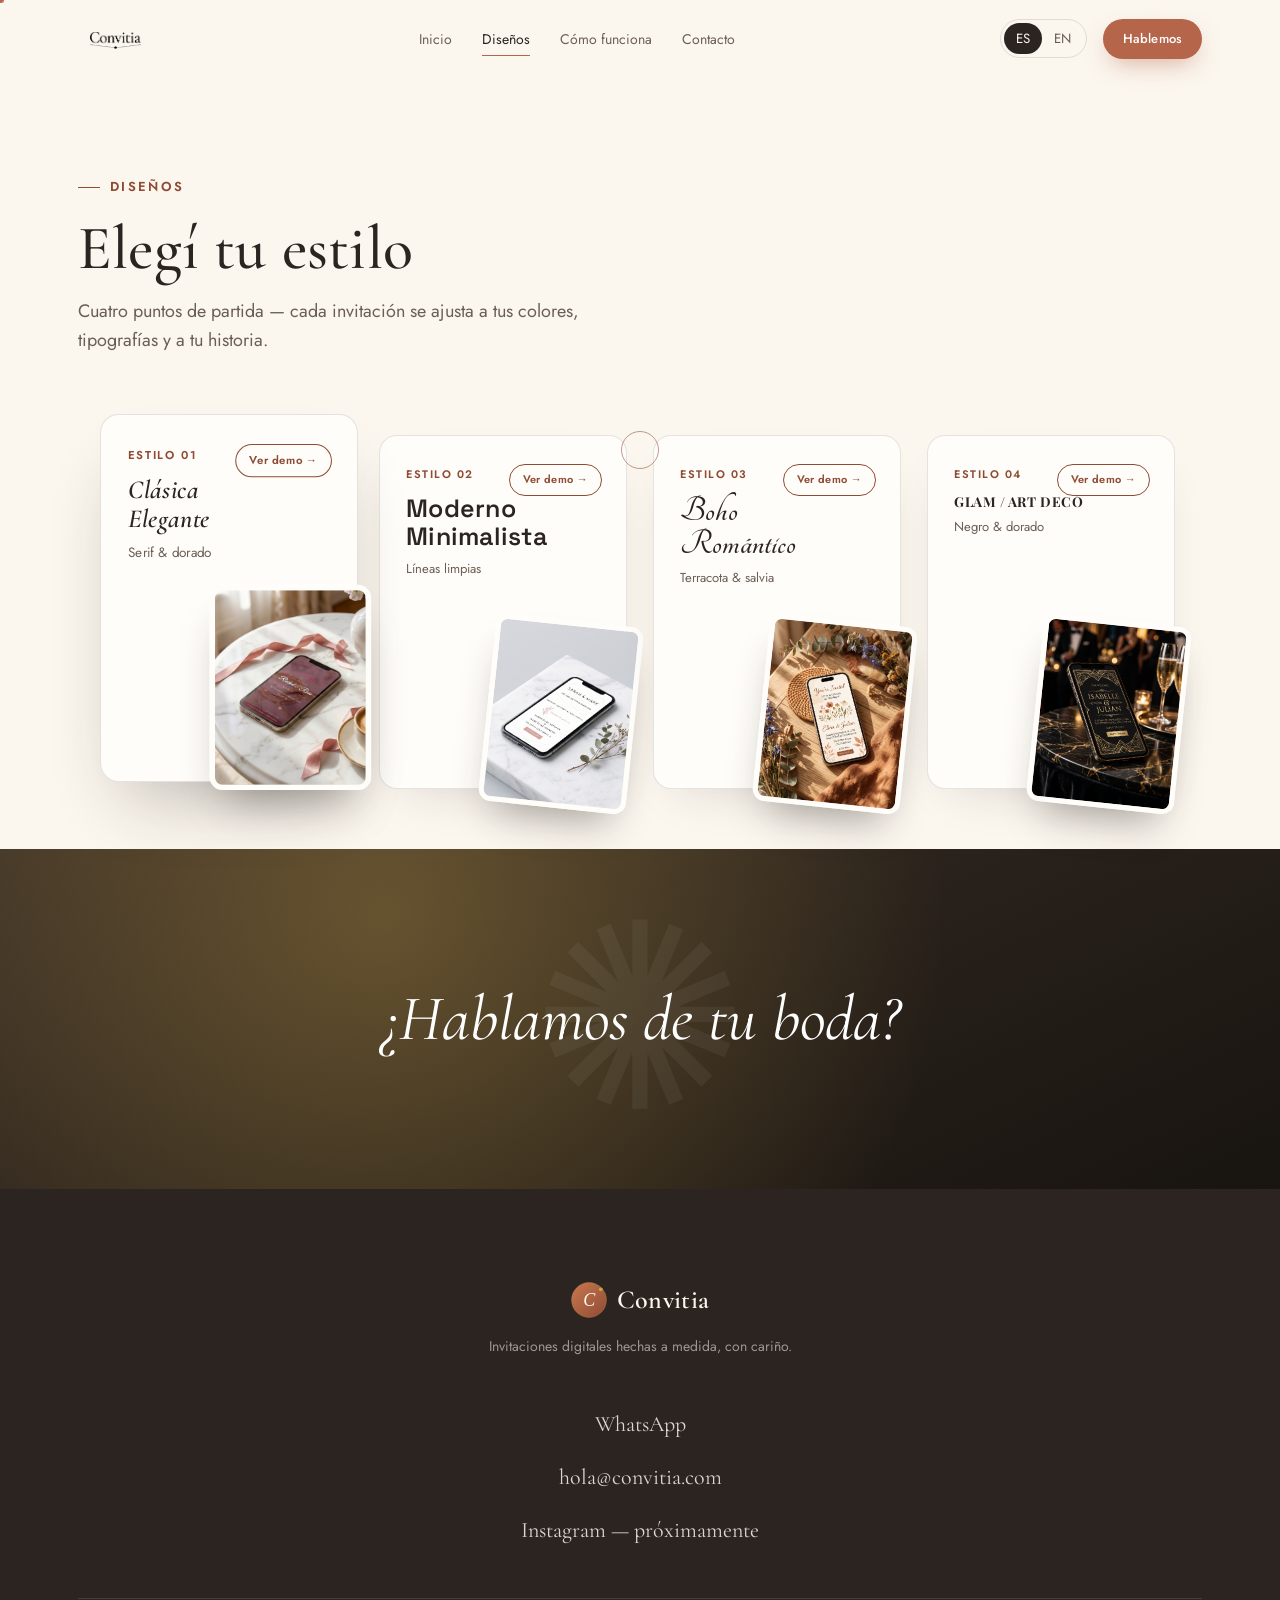
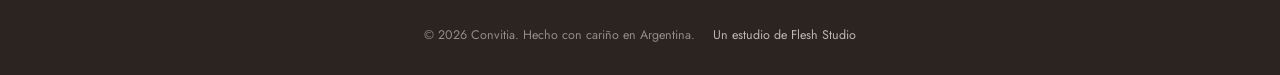
<file: disenos/index.html>
<!doctype html>
<html lang="es">
<head>
<meta charset="UTF-8">
<meta name="viewport" content="width=device-width, initial-scale=1.0">
<title>Diseños — Convitia</title>
<meta name="description" content="Explorá los estilos de invitación digital de Convitia: Clásica Elegante, Moderna Minimal, Boho Romántico y Glam / Art Decó. / Explore Convitia's digital invitation styles: Classic Elegant, Modern Minimal, Boho Romantic, and Glam / Art Deco.">
<meta name="theme-color" content="#B5654A">
<link rel="icon" href="../assets/logo/convitia-mark.svg" type="image/svg+xml">

<link rel="preconnect" href="https://fonts.googleapis.com">
<link rel="preconnect" href="https://fonts.gstatic.com" crossorigin>
<link href="https://fonts.googleapis.com/css2?family=Cormorant+Garamond:ital,wght@0,400;0,500;0,600;1,500;1,600&family=Jost:wght@300;400;500;600&family=Space+Grotesk:wght@500;600;700&family=Tangerine:wght@400;700&family=Playfair+Display:wght@700;800&display=swap" rel="stylesheet">

<link rel="stylesheet" href="../styles.css?v=20260628n">
</head>
<body>

<header class="site-header">
  <div class="container">
    <a href="../index.html" class="brand">
      <img src="../assets/logo/logo1.svg?v=20260627g" alt="Convitia" class="brand-logo">
    </a>

    <nav class="main-nav">
      <a href="../index.html"><span data-es>Inicio</span><span data-en hidden>Home</span></a>
      <a href="./" class="active"><span data-es>Diseños</span><span data-en hidden>Designs</span></a>
      <a href="../index.html#como-funciona"><span data-es>Cómo funciona</span><span data-en hidden>How it works</span></a>
      <a href="../contacto/"><span data-es>Contacto</span><span data-en hidden>Contact</span></a>
    </nav>

    <div class="header-actions">
      <div class="lang-toggle">
        <button data-lang-btn="es" class="active">ES</button>
        <button data-lang-btn="en">EN</button>
      </div>
      <a class="btn btn-primary btn-sm" href="../contacto/">
        <span data-es>Hablemos</span><span data-en hidden>Let's talk</span>
      </a>
      <button class="nav-toggle" aria-label="Menú">
        <span></span>
      </button>
    </div>
  </div>
</header>

<div class="mobile-nav">
  <div class="lang-toggle">
    <button data-lang-btn="es" class="active">ES</button>
    <button data-lang-btn="en">EN</button>
  </div>
  <a href="../index.html"><span data-es>Inicio</span><span data-en hidden>Home</span></a>
  <a href="./"><span data-es>Diseños</span><span data-en hidden>Designs</span></a>
  <a href="../index.html#incluye"><span data-es>Qué incluye</span><span data-en hidden>What's included</span></a>
  <a href="../index.html#como-funciona"><span data-es>Cómo funciona</span><span data-en hidden>How it works</span></a>
  <a href="../index.html#preguntas"><span data-es>Preguntas</span><span data-en hidden>FAQ</span></a>
  <a href="../contacto/"><span data-es>Contacto</span><span data-en hidden>Contact</span></a>
  <a class="btn btn-primary" href="https://wa.me/5492944152161?text=Hola!%20Quiero%20crear%20mi%20invitaci%C3%B3n%20digital%20de%20boda%20con%20Convitia" target="_blank" rel="noopener">
    <span data-es>Empezá tu invitación</span><span data-en hidden>Start your invitation</span>
  </a>
</div>

<main>

  <section class="page-intro">
    <div class="container">
      <span class="eyebrow reveal"><span data-es>Diseños</span><span data-en hidden>Designs</span></span>
      <h1 class="reveal"><span data-es>Elegí tu estilo</span><span data-en hidden>Choose your style</span></h1>
      <p class="lede reveal"><span data-es>Cuatro puntos de partida — cada invitación se ajusta a tus colores, tipografías y a tu historia.</span><span data-en hidden>Four starting points — every invitation is adjusted to your colors, fonts, and your story.</span></p>
    </div>
  </section>

  <section class="style-stack-section reveal" style="padding-top:10px; padding-bottom:30px;">
    <div class="container">
      <div class="stack-cards" id="styleStack">

        <article class="stack-card active" data-style="clasica" tabindex="0">
          <p class="stack-card-cat"><span data-es>Estilo 01</span><span data-en hidden>Style 01</span></p>
          <h3 class="stack-card-title style-font-clasica">Clásica Elegante</h3>
          <p class="stack-card-sub"><span data-es>Serif &amp; dorado</span><span data-en hidden>Serif &amp; gold</span></p>
          <a class="stack-card-link" href="../designs/clasica-elegante.html"><span data-es>Ver demo</span><span data-en hidden>View demo</span> →</a>
          <div class="stack-card-photo"><img src="../assets/portadas/clasica%20elegante.jpeg" alt="Clásica Elegante" loading="lazy"></div>
        </article>

        <article class="stack-card" data-style="moderno" tabindex="0">
          <p class="stack-card-cat"><span data-es>Estilo 02</span><span data-en hidden>Style 02</span></p>
          <h3 class="stack-card-title style-font-moderno">Moderno Minimalista</h3>
          <p class="stack-card-sub"><span data-es>Líneas limpias</span><span data-en hidden>Clean lines</span></p>
          <a class="stack-card-link" href="../designs/moderna-minimal.html"><span data-es>Ver demo</span><span data-en hidden>View demo</span> →</a>
          <div class="stack-card-photo"><img src="../assets/portadas/Moderno%20Minimalista.jpeg" alt="Moderno Minimalista" loading="lazy"></div>
        </article>

        <article class="stack-card" data-style="boho" tabindex="0">
          <p class="stack-card-cat"><span data-es>Estilo 03</span><span data-en hidden>Style 03</span></p>
          <h3 class="stack-card-title style-font-boho">Boho Romántico</h3>
          <p class="stack-card-sub"><span data-es>Terracota &amp; salvia</span><span data-en hidden>Terracotta &amp; sage</span></p>
          <a class="stack-card-link" href="../designs/boho-romantico.html"><span data-es>Ver demo</span><span data-en hidden>View demo</span> →</a>
          <div class="stack-card-photo"><img src="../assets/portadas/Boho%20Rom%C3%A1ntico.jpeg" alt="Boho Romántico" loading="lazy"></div>
        </article>

        <article class="stack-card" data-style="glam" tabindex="0">
          <p class="stack-card-cat"><span data-es>Estilo 04</span><span data-en hidden>Style 04</span></p>
          <h3 class="stack-card-title style-font-glam">Glam / Art Decó</h3>
          <p class="stack-card-sub"><span data-es>Negro &amp; dorado</span><span data-en hidden>Black &amp; gold</span></p>
          <a class="stack-card-link" href="../designs/glam-art-deco.html"><span data-es>Ver demo</span><span data-en hidden>View demo</span> →</a>
          <div class="stack-card-photo"><img src="../assets/portadas/Glam%20-%20Art%20Dec%C3%B3.jpeg" alt="Glam / Art Decó" loading="lazy"></div>
        </article>

      </div>
    </div>
  </section>

  <a class="all-works-teaser bleed reveal" href="../contacto/">
    <span class="teaser-text"><span data-es>¿Hablamos de tu boda?</span><span data-en hidden>Let's talk about your wedding</span></span>
  </a>

</main>

<footer>
  <div class="container">
    <div class="footer-brand-row">
      <a href="../index.html" class="brand"><img src="../assets/logo/convitia-mark.svg" alt="Convitia" class="brand-mark"><span class="brand-word">Convitia</span></a>
      <p><span data-es>Invitaciones digitales hechas a medida, con cariño.</span><span data-en hidden>Custom digital invitations, made with care.</span></p>
    </div>
    <nav class="footer-links">
      <a href="https://wa.me/5492944152161" target="_blank" rel="noopener">WhatsApp</a>
      <a href="mailto:hola@convitia.com">hola@convitia.com</a>
      <span><span data-es>Instagram — próximamente</span><span data-en hidden>Instagram — coming soon</span></span>
    </nav>
    <div class="footer-bottom">
      <span>© 2026 Convitia. <span data-es>Hecho con cariño en Argentina.</span><span data-en hidden>Made with care in Argentina.</span></span>
      <a href="https://www.flesh-studio.com/" target="_blank" rel="noopener"><span data-es>Un estudio de Flesh Studio</span><span data-en hidden>A Flesh Studio company</span></a>
    </div>
  </div>
</footer>

<script src="../main.js?v=20260628g" defer></script>
</body>
</html>
</file>
<file: styles.css>
/* ============================================================
   CONVITIA — Invitaciones digitales de boda
   Stylesheet — Light Editorial Cream archetype
   Structure replicates the Framer "Miles" template's rhythm
   (giant wordmark hero, full-bleed work grid, sticky-label
   sections, fanned card deck, full-bleed teaser, minimal footer)
   ============================================================ */

:root{
  --cream:        #FBF6EE;
  --cream-soft:   #F3EAD9;
  --paper:        #FFFDF9;
  --ink:          #2B2420;
  --ink-soft:     #6B5F55;
  --terracotta:   #B5654A;
  --terracotta-d: #8F4B34;
  --gold:         #C9A24B;
  --gold-soft:    #E4D4A7;
  --sage:         #8A9683;
  --line:         rgba(43,36,32,0.12);

  --font-display: 'Cormorant Garamond', Georgia, serif;
  --font-body:    'Jost', 'Helvetica Neue', Arial, sans-serif;

  --container: 1180px;
  --radius: 18px;
  --ease: cubic-bezier(.16,.84,.32,1);
}

*{ margin:0; padding:0; box-sizing:border-box; }
html{ scroll-behavior:smooth; }
body{
  font-family:var(--font-body);
  background:var(--cream);
  color:var(--ink);
  line-height:1.6;
  -webkit-font-smoothing:antialiased;
  overflow-x:hidden;
}
img,svg{ display:block; max-width:100%; }
a{ color:inherit; text-decoration:none; }
ul{ list-style:none; }
button{ font-family:inherit; cursor:pointer; border:none; background:none; }

.container{ width:100%; max-width:var(--container); margin:0 auto; padding:0 28px; }
.center{ text-align:center; }

/* full-bleed escape hatch — relies on body{overflow-x:hidden} above */
.bleed{ width:100vw; position:relative; left:50%; right:50%; margin-left:-50vw; margin-right:-50vw; }

h1,h2,h3,h4{ font-family:var(--font-display); font-weight:500; line-height:1.12; letter-spacing:.2px; }
.eyebrow{
  font-family:var(--font-body); font-size:13px; letter-spacing:.18em; text-transform:uppercase;
  color:var(--terracotta-d); font-weight:600; display:inline-flex; align-items:center; gap:10px;
}
.eyebrow::before{ content:""; width:22px; height:1px; background:var(--terracotta-d); display:inline-block; }

.lede{ color:var(--ink-soft); font-size:18px; max-width:520px; }

/* ---------- Buttons ---------- */
.btn{
  display:inline-flex; align-items:center; gap:10px; padding:15px 28px; border-radius:999px;
  font-size:15px; font-weight:500; letter-spacing:.01em; transition:transform .35s var(--ease), box-shadow .35s var(--ease), background .3s;
  white-space:nowrap;
}
.btn-primary{ background:var(--terracotta); color:#fff; box-shadow:0 10px 24px -8px rgba(181,101,74,.55); }
.btn-primary:hover{ transform:translateY(-2px); box-shadow:0 16px 30px -8px rgba(181,101,74,.65); }
.btn-ghost{ border:1px solid var(--line); color:var(--ink); background:rgba(255,255,255,.4); }
.btn-ghost:hover{ background:rgba(255,255,255,.85); transform:translateY(-2px); }
.btn-sm{ padding:10px 20px; font-size:13px; }

/* ---------- Header ---------- */
.site-header{
  position:fixed; top:0; left:0; right:0; z-index:100;
  padding:18px 0;
  transition:background .4s var(--ease), padding .4s var(--ease), box-shadow .4s var(--ease);
}
.site-header.scrolled{
  background:rgba(251,246,238,.86); backdrop-filter:blur(14px); -webkit-backdrop-filter:blur(14px);
  padding:12px 0; box-shadow:0 1px 0 var(--line);
}
.site-header .container{ display:flex; align-items:center; justify-content:space-between; gap:18px; }

.brand{ display:flex; align-items:center; gap:10px; }
.brand-mark{ width:36px; height:36px; }
.brand-word{ font-family:var(--font-display); font-size:22px; font-weight:600; letter-spacing:.01em; }
.brand-logo{ height:42px; width:auto; display:block; }

.main-nav{ display:flex; align-items:center; gap:30px; }
.main-nav a{
  font-size:14px; color:var(--ink-soft); position:relative; padding:4px 0; transition:color .25s;
}
.main-nav a:hover, .main-nav a.active{ color:var(--ink); }
.main-nav a::after{
  content:""; position:absolute; left:0; bottom:-2px; width:0; height:1px; background:var(--terracotta);
  transition:width .3s var(--ease);
}
.main-nav a:hover::after, .main-nav a.active::after{ width:100%; }

.header-actions{ display:flex; align-items:center; gap:16px; }

/* ---------- Background-music control (delicate: icon + slider on hover/focus) ---------- */
.audio-control{ display:flex; align-items:center; gap:0; }
.audio-toggle{
  width:36px; height:36px; flex-shrink:0; border-radius:50%; border:1px solid var(--line);
  display:flex; align-items:center; justify-content:center; color:var(--ink-soft);
  background:rgba(255,255,255,.4); transition:background .25s, color .25s, border-color .25s;
}
.audio-toggle:hover{ background:rgba(255,255,255,.85); color:var(--ink); border-color:var(--terracotta); }
.audio-toggle svg{ width:15px; height:15px; }
.audio-toggle .icon-mute{ display:none; }
.audio-control.is-muted .icon-vol{ display:none; }
.audio-control.is-muted .icon-mute{ display:block; }
.audio-volume{
  width:0; margin-left:0; opacity:0; height:2px; border-radius:999px; background:var(--line);
  -webkit-appearance:none; appearance:none; outline:none; cursor:pointer; accent-color:var(--terracotta);
  transition:width .35s var(--ease), opacity .25s var(--ease), margin-left .35s var(--ease);
}
.audio-control:hover .audio-volume,
.audio-control:focus-within .audio-volume{
  width:72px; margin-left:10px; opacity:1;
}
.audio-volume::-webkit-slider-thumb{ -webkit-appearance:none; width:10px; height:10px; border-radius:50%; background:var(--terracotta); }
.audio-volume::-moz-range-thumb{ width:10px; height:10px; border-radius:50%; background:var(--terracotta); border:none; }
.lang-toggle{
  display:flex; align-items:center; border:1px solid var(--line); border-radius:999px; padding:3px; font-size:12px; font-weight:600;
}
.lang-toggle button{ padding:6px 12px; border-radius:999px; color:var(--ink-soft); transition:background .25s,color .25s; }
.lang-toggle button.active{ background:var(--ink); color:var(--cream); }

.nav-toggle{ display:none; width:38px; height:38px; border-radius:50%; align-items:center; justify-content:center; border:1px solid var(--line); }
.nav-toggle span{ display:block; width:16px; height:1px; background:var(--ink); position:relative; }
.nav-toggle span::before,.nav-toggle span::after{ content:""; position:absolute; left:0; width:16px; height:1px; background:var(--ink); }
.nav-toggle span::before{ top:-5px; } .nav-toggle span::after{ top:5px; }

/* ---------- Custom cursor (desktop / fine-pointer only — added by JS) ---------- */
body.has-custom-cursor, body.has-custom-cursor a, body.has-custom-cursor button{ cursor:none; }
.cursor-dot, .cursor-ring{
  position:fixed; top:0; left:0; border-radius:50%; pointer-events:none; z-index:9999;
  will-change:transform; transform:translate(-50%,-50%);
}
.cursor-dot{ width:7px; height:7px; background:var(--terracotta); transition:opacity .25s, background .25s; }
.cursor-ring{
  width:38px; height:38px; border:1px solid var(--terracotta-d); opacity:.55;
  transition:width .3s var(--ease), height .3s var(--ease), opacity .3s, border-color .3s, background .3s;
}
.cursor-ring.hover{ width:68px; height:68px; opacity:.9; background:rgba(181,101,74,.07); border-color:var(--gold); }
@media (pointer:coarse){ .cursor-dot, .cursor-ring{ display:none !important; } }

/* ---------- Cursor design trail (hero only, fine-pointer) ----------
   As the mouse moves inside the hero, a card pops in just to the RIGHT
   of the cursor (not centered on it) and cycles through Convitia's
   real case + 3 sample styles, leaving a fading trail of designs
   behind the pointer as it moves — showing the variety of
   wedding-invitation designs the service offers. Pure CSS mockups
   (no external images); each card is its own element spawned by
   initCursorGallery in main.js and removed once it fades out. */
.cg-card{
  position:fixed; top:0; left:0; width:178px; pointer-events:none; z-index:80;
  background:var(--paper); border-radius:16px; padding:20px 18px; border:1px solid var(--line);
  box-shadow:0 30px 60px -24px rgba(43,36,32,.4);
  opacity:0; transform:translate(22px, -50%) scale(.88) rotate(3deg);
  transition:opacity .4s var(--ease), transform .4s var(--ease);
}
.cg-card.cg-in{
  opacity:1; transform:translate(22px, -50%) scale(1) rotate(0deg);
}
.cg-card.cg-out{
  opacity:0; transform:translate(46px, -60%) scale(.92) rotate(-3deg);
  transition-duration:.6s;
}
.cg-card .seal{
  width:32px; height:32px; border-radius:50%; display:flex; align-items:center; justify-content:center;
  color:#fff; font-family:var(--font-display); font-size:12px; margin-bottom:10px;
  background:linear-gradient(160deg,var(--terracotta),var(--terracotta-d));
}
.cg-card h4{ font-family:var(--font-display); font-style:italic; font-weight:600; font-size:18px; margin-bottom:4px; }
.cg-card .cg-venue{ font-size:10.5px; letter-spacing:.04em; color:var(--ink-soft); text-transform:uppercase; }
.cg-card .cg-tag{ display:inline-block; margin-top:10px; font-size:10px; letter-spacing:.08em; text-transform:uppercase; color:var(--terracotta-d); font-weight:600; }

.cg-card.style-real .seal{ background:linear-gradient(160deg,#7B1F35,#4c1320); }
.cg-card.style-clasica{ background:linear-gradient(160deg,var(--gold-soft),#fff); }
.cg-card.style-clasica .seal{ background:linear-gradient(160deg,var(--gold),#a87f2e); }
.cg-card.style-moderna{ background:#21201e; border-color:rgba(255,255,255,.1); }
.cg-card.style-moderna h4, .cg-card.style-moderna .cg-tag{ color:#fff; }
.cg-card.style-moderna .cg-venue{ color:rgba(255,255,255,.55); }
.cg-card.style-moderna .seal{ background:#fff; color:#21201e; }
.cg-card.style-boho{ background:linear-gradient(160deg,#fff,var(--cream-soft)); }
.cg-card.style-boho .seal{ background:linear-gradient(160deg,var(--sage),#5f6b58); }

/* Hide the hero's mouse-trail cards on touch (no fine pointer to drive them),
   but let them through on the splash gate, where a finger-drag trigger
   (see initSplashGate in main.js) still spawns the same cards on mobile. */
@media (pointer:coarse){
  .cg-card{ display:none !important; }
  #splash-gate .cg-card{ display:block !important; }
}

/* ---------- Splash / entry gate (home only) ----------
   Full-screen gate shown on load: soft paper-cream background, only
   the terracotta wordmark centered (logo1.svg recolored via CSS
   mask — no need to touch the source file). Moving the mouse spawns
   the same .cg-card design trail used in the hero (initCursorGallery)
   so visitors preview the variety of designs before clicking in.
   Click anywhere fades the gate out; its mousemove listener dies with
   it once removed from the DOM, so the trail doesn't follow you in. */
body.splash-active{ overflow:hidden; }
.splash-gate{
  position:fixed; inset:0; z-index:10000;
  display:flex; align-items:center; justify-content:center;
  background:var(--paper);
  cursor:pointer;
  touch-action:none;
  opacity:1; visibility:visible;
  transition:opacity .6s var(--ease), visibility .6s var(--ease);
}
.splash-gate.splash-hidden{ opacity:0; visibility:hidden; pointer-events:none; }
/* Real embossed letterpress-card photo (Dave's chosen render), shown as-is
   with a soft floating shadow so it lifts off the page's cream backdrop. */
.splash-image{
  width:min(620px, 82vw);
  height:auto;
  display:block;
  border-radius:6px;
  box-shadow:
    0 1px 0 rgba(43,36,32,.06),
    0 22px 48px -14px rgba(43,36,32,.22),
    0 6px 14px -6px rgba(43,36,32,.14);
  pointer-events:none;
}
@media (max-width:640px){
  .splash-image{ width:min(420px, 86vw); border-radius:4px; }
}

/* ---------- Hero — giant centered wordmark (Miles-style) ---------- */
.hero-giant{ position:relative; padding:200px 0 90px; overflow:hidden; }
.hero-giant .container{ position:relative; z-index:2; text-align:center; }
.hero-giant .lede{ margin:18px auto 0; }
.hero-giant .hero-cta-row, .hero-giant .hero-trust{ justify-content:center; }

.hero-bg-blob{
  --px:0px; --py:0px;
  position:absolute; top:-180px; right:-160px; width:680px; height:680px; border-radius:50%;
  background:radial-gradient(circle at 30% 30%, rgba(201,162,75,.35), rgba(181,101,74,.18) 55%, transparent 75%);
  filter:blur(10px); animation:float-blob 16s ease-in-out infinite; pointer-events:none;
  transform:translate(var(--px),var(--py));
}
.hero-bg-blob.two{
  top:auto; bottom:-220px; left:-200px; right:auto; width:520px; height:520px;
  background:radial-gradient(circle at 60% 40%, rgba(138,150,131,.28), transparent 70%);
  animation-duration:20s; animation-delay:-4s;
}
/* JS (initHeroParallax) writes --px/--py per-frame on scroll/mousemove; the
   keyframe below reads them via var() so idle float + parallax compose
   instead of fighting over the transform property. */
@keyframes float-blob{
  0%,100%{ transform:translate(var(--px),var(--py)) scale(1); }
  50%{ transform:translate(calc(var(--px) - 30px),calc(var(--py) + 40px)) scale(1.07); }
}

.giant-word{
  font-family:var(--font-display); font-weight:600; font-style:italic;
  font-size:clamp(72px,15vw,190px); line-height:.9; margin:18px 0 24px; color:var(--ink); letter-spacing:-.01em;
}
.giant-word.reveal{ filter:blur(8px); transition:opacity 1s var(--ease), transform 1s var(--ease), filter 1s var(--ease); }
.giant-word.reveal.is-visible{ filter:blur(0); }

.hero-cta-row{ display:flex; align-items:center; gap:22px; margin-top:8px; flex-wrap:wrap; }
.hero-trust{ display:flex; gap:26px; margin-top:46px; flex-wrap:wrap; }
.hero-trust div{ font-size:13px; color:var(--ink-soft); display:flex; align-items:center; gap:8px; }
.hero-trust b{ color:var(--ink); font-family:var(--font-display); font-size:15px; }

/* ---------- Hero split — 2-column homepage hero (copy left / phone showcase
   right). Scoped under .hero-split so contacto/index.html's plain
   single-column .hero-giant (centered, no grid) is untouched — only the
   homepage section carries the extra .hero-split class. ---------- */
.hero-split .container.hero-grid{
  text-align:left; display:grid; grid-template-columns:1fr .92fr; gap:48px; align-items:center;
}
.hero-split .hero-left{ max-width:560px; }
.hero-split .lede{ margin:18px 0 0; }
.hero-split .hero-cta-row{ justify-content:flex-start; }
.hero-split .hero-trust{ justify-content:flex-start; margin-top:28px; }
.hero-split .giant-word{
  font-size:clamp(34px,4vw,54px); line-height:1.16; margin:14px 0 18px; letter-spacing:0; font-style:normal;
}
.hl-accent{ color:var(--terracotta-d); }

.type-cursor{
  display:inline-block; width:2px; height:.85em; margin-left:5px; background:var(--terracotta);
  vertical-align:-2px; animation:type-blink 1s step-end infinite;
}
@keyframes type-blink{ 0%,50%{ opacity:1; } 50.01%,100%{ opacity:0; } }

/* PLACEHOLDER review badge — see matching HTML comment. Convitia has no
   Google Business listing yet, so this rating isn't real; not a live
   link. Swap copy + add the real href once a listing exists. */
.reviews-badge{
  display:inline-flex; align-items:center; gap:8px; margin:22px 0 4px; padding:9px 16px 9px 10px;
  background:var(--paper); border:1px solid var(--line); border-radius:999px; font-size:13px; color:var(--ink-soft);
}
.reviews-badge-g{ width:16px; height:16px; flex-shrink:0; }
.reviews-badge b{ color:var(--ink); font-family:var(--font-display); font-size:14px; }
.reviews-stars{ color:var(--gold); font-size:11px; letter-spacing:1px; }
.reviews-label{ color:var(--ink-soft); }

.hero-right{ display:flex; flex-direction:column; align-items:center; justify-content:center; }

/* ---------- Interactive image accordion — hero right panel ----------
   Replaces the earlier Three.js flying-card scene: Dave pointed at a
   different 21st.dev reference (interactive-image-accordion) and asked
   to match that effect instead. Self-contained dark panel living inside
   .hero-right (the light left column with copy/CTAs is untouched).
   Pure CSS: a flex row of panels where the .active one gets a much
   larger flex-grow, animated by the browser's normal flex-grow
   transition — no WebGL/canvas needed. The tiny JS in initAccGallery()
   (main.js) just moves the .active class on hover/click/focus. */
.acc-stage{
  position:relative; max-width:480px; width:100%; height:480px; margin:0 auto;
  border-radius:28px; overflow:hidden; padding:14px;
  background:radial-gradient(circle at 50% 32%, #2b2420, #120f0d 78%);
  box-shadow:0 40px 80px -28px rgba(43,36,32,.5);
}
.acc-tag{
  display:block; text-align:center; margin:0 auto 14px; max-width:480px;
  font-family:var(--font-display); font-style:italic; font-size:14px; letter-spacing:.02em;
  color:var(--terracotta-d); white-space:nowrap;
}
.acc-row{ display:flex; align-items:stretch; gap:8px; width:100%; height:100%; }
.acc-panel{
  position:relative; flex:1 1 0; min-width:0; height:100%;
  border:none; padding:0; cursor:pointer; border-radius:18px; overflow:hidden;
  transition:flex-grow .65s var(--ease);
}
.acc-panel.active{ flex-grow:5; }
.acc-panel.c1, .acc-panel.c5{ background:linear-gradient(160deg, #7B2238, #3c0f1a); color:#FBF3EC; }
.acc-panel.c2{ background:linear-gradient(160deg, #FAF3EA, #F1E4CC); color:#3a2f28; }
.acc-panel.c3{ background:linear-gradient(160deg, #F4F2EE, #E5DFD4); color:#181410; }
.acc-panel.c4{ background:linear-gradient(160deg, #FBF6EE, #F0E9DC); color:#3a2f28; }

.acc-vert{
  position:absolute; left:50%; top:50%; transform:translate(-50%,-50%) rotate(-90deg);
  white-space:nowrap; font-family:var(--font-display); font-style:italic;
  font-size:15px; letter-spacing:.02em; color:inherit; opacity:.85;
  transition:opacity .3s ease; pointer-events:none;
}
.acc-panel.active .acc-vert{ opacity:0; }

.acc-info{
  position:absolute; left:0; right:0; bottom:0; padding:22px 22px 24px;
  display:flex; flex-direction:column; gap:5px; color:inherit; opacity:0;
  transition:opacity .35s ease .12s; pointer-events:none;
}
.acc-panel.active .acc-info{ opacity:1; }
.acc-info-label{
  font-family:var(--font-body); font-size:11px; letter-spacing:.12em;
  text-transform:uppercase; opacity:.65; white-space:nowrap;
}
.acc-info-name{ font-family:var(--font-display); font-style:italic; font-size:25px; white-space:nowrap; }
.acc-info-date{ font-family:var(--font-body); font-size:12px; opacity:.8; white-space:nowrap; }

/* ---------- Invite-card mockup (reused inside the works grid) ---------- */
.invite-card{
  position:relative; background:var(--paper); border-radius:22px; padding:42px 34px;
  box-shadow:0 40px 80px -30px rgba(43,36,32,.28); border:1px solid var(--line);
  transform:rotate(2.5deg); width:300px;
}
.invite-card .seal{
  width:52px; height:52px; border-radius:50%; background:linear-gradient(160deg,var(--terracotta),var(--terracotta-d));
  display:flex; align-items:center; justify-content:center; color:#fff; font-family:var(--font-display); font-size:18px;
  margin:0 auto 22px; box-shadow:0 8px 20px -6px rgba(181,101,74,.6);
}
.invite-card h3{ text-align:center; font-size:30px; }
.invite-card .names{ text-align:center; font-size:13px; letter-spacing:.18em; text-transform:uppercase; color:var(--ink-soft); margin-top:6px; }
.invite-card hr{ border:none; height:1px; background:var(--line); margin:22px 0; }
.invite-card .detail-row{ display:flex; justify-content:space-between; font-size:12px; color:var(--ink-soft); margin-bottom:8px; }
.invite-card .rsvp-chip{
  margin-top:18px; text-align:center; font-size:12px; padding:10px; border-radius:999px; background:var(--cream-soft); color:var(--ink-soft);
}
.invite-card.mini{ transform:scale(.6) rotate(-3deg); pointer-events:none; }

/* ---------- Marquee ---------- */
.marquee-wrap{ border-top:1px solid var(--line); border-bottom:1px solid var(--line); padding:22px 0; overflow:hidden; background:var(--cream-soft); }
.marquee{ display:flex; align-items:center; gap:48px; white-space:nowrap; animation:marquee 26s linear infinite; width:max-content; }
.marquee[hidden]{ display:none; }
.marquee .tag{ font-family:var(--font-display); font-style:italic; font-size:20px; color:var(--ink-soft); display:inline-flex; align-items:center; gap:48px; }
.marquee .tag::after{ content:"✺"; color:var(--gold); font-size:14px; }
@keyframes marquee{ from{ transform:translateX(0); } to{ transform:translateX(-50%); } }

/* ---------- Section generic ---------- */
section{ padding:120px 0; position:relative; }
.section-head{ max-width:640px; margin-bottom:64px; }
.section-head h2{ font-size:clamp(30px,3.6vw,44px); margin-top:16px; }
.section-head .lede{ margin-top:16px; }
.section-head.center{ margin-left:auto; margin-right:auto; text-align:center; }

/* ---------- Page intro (lightweight heading for /disenos/, /contacto/) ---------- */
.page-intro{ padding:170px 0 50px; }
.page-intro h1{ font-size:clamp(38px,5.2vw,62px); margin:16px 0 14px; }
.page-intro .lede{ margin-top:4px; }

/* ---------- Works grid — full-bleed (Miles "Works" page pattern) ---------- */
.works-section{ padding-bottom:0; }
.works-grid{ display:grid; grid-template-columns:repeat(2,1fr); gap:2px; background:var(--ink); perspective:1200px; }
.work-tile{
  position:relative; aspect-ratio:1.15; overflow:hidden; scroll-margin-top:100px;
  transition:transform .35s var(--ease); transform-style:preserve-3d; will-change:transform;
}
.work-tile::after{
  content:""; position:absolute; inset:0; z-index:1;
  background:linear-gradient(to bottom, rgba(0,0,0,.62), transparent 55%);
}
.work-visual, .work-ornament{
  position:absolute; inset:0; display:flex; align-items:center; justify-content:center;
  transition:transform .6s var(--ease);
}
.work-visual img{ width:100%; height:100%; object-fit:cover; display:block; }
.work-ornament{ font-size:140px; opacity:.16; color:#fff; }
.work-tile:hover .work-visual, .work-tile:hover .work-ornament{ transform:scale(1.07); }
.work-info{
  position:absolute; top:0; left:0; z-index:2; padding:26px 22px 0 30px;
  display:flex; flex-direction:column; gap:6px; max-width:60%;
}
.work-name{
  font-family:var(--font-display); font-style:italic;
  font-size:clamp(22px,3vw,36px); color:#fff;
}
.work-tag{
  font-size:11.5px; font-weight:600; letter-spacing:.04em; color:#fff;
  text-transform:uppercase; opacity:.85;
}

.thumb-real{ background:linear-gradient(155deg,#7B1F35,#4c1320); }
.thumb-1{ background:linear-gradient(155deg,var(--gold-soft),var(--gold)); }
.thumb-2{ background:linear-gradient(155deg,#2B2420,#534840); }
.thumb-3{ background:linear-gradient(155deg,var(--sage),#5f6b58); }
.thumb-4{ background:linear-gradient(155deg,#1a1a1a,#000); }

/* ---------- Style stack cards (/disenos/ — 4 style picker) ----------
   A row of cards, each with a small cover photo peeking out of the
   bottom-right corner. Hover or click lifts the card and straightens
   the photo; the "view sample" link fades in. Only one card is
   .active at a time (see initStyleStack in main.js, mirrors the
   acc-panel/initAccGallery pattern) — the first card ships with
   .active hardcoded in the markup so it looks right before JS runs. */
.stack-cards{ display:flex; justify-content:center; align-items:flex-end; gap:26px; flex-wrap:wrap; padding:20px 0 30px; }
.stack-card{
  position:relative; z-index:1; width:248px; height:354px; flex-shrink:0;
  background:var(--paper); border:1px solid var(--line); border-radius:var(--radius);
  padding:30px 26px; box-shadow:0 20px 50px -28px rgba(43,36,32,.22); cursor:pointer;
  transition:transform .5s var(--ease), box-shadow .5s var(--ease);
}
.stack-card-cat{ font-family:var(--font-body); font-size:11px; letter-spacing:.14em; text-transform:uppercase; color:var(--terracotta-d); font-weight:600; margin-bottom:10px; }
.stack-card-title{ font-size:25px; line-height:1.15; max-width:140px; }
.stack-card-sub{ font-size:13px; color:var(--ink-soft); margin-top:8px; max-width:140px; }

/* ---------- Tipografías representativas por estilo — sección "Elegí tu estilo".
   Cada temática usa una familia distinta para que el título transmita el estilo
   antes de leer el texto. Se aplica tanto al h3 de las stack-cards (/disenos/)
   como al .work-name de la grilla de la home — mismas 4 clases, mismo criterio. ---------- */
.style-font-clasica{ font-family:var(--font-display); font-style:italic; font-weight:600; }
.style-font-moderno{ font-family:'Space Grotesk', var(--font-body); font-style:normal; font-weight:600; letter-spacing:.01em; }
.style-font-boho{ font-family:'Tangerine', cursive; font-style:normal; font-weight:700; font-size:2.3em; line-height:.9; }
.style-font-glam{ font-family:'Playfair Display', var(--font-display); font-style:normal; font-weight:700; letter-spacing:.04em; text-transform:uppercase; font-size:.85em; }
/* "Ver demo" — botón siempre visible del lado derecho de cada stack-card (ver [[convitia_design_themes]]). */
.stack-card-link{
  position:absolute; top:28px; right:24px; z-index:4; font-family:var(--font-body); font-size:11px; font-weight:600;
  letter-spacing:.03em; color:var(--terracotta-d); text-decoration:none; white-space:nowrap;
  border:1px solid var(--terracotta-d); border-radius:999px; padding:6px 13px; background:var(--paper);
  transition:background .25s var(--ease), color .25s var(--ease), transform .25s var(--ease);
}
.stack-card-link:hover{ background:var(--terracotta-d); color:#fff; transform:translateY(-2px); }
.stack-card-link.disabled{ color:var(--ink-soft); border-color:var(--line); background:var(--paper); opacity:.75; pointer-events:none; }
.stack-card-photo{
  position:absolute; right:-10px; bottom:-10px; width:148px; height:188px; border-radius:12px; overflow:hidden;
  border:5px solid var(--paper); box-shadow:0 24px 40px -16px rgba(43,36,32,.4);
  transform:rotate(6deg) translateY(10px); transition:transform .6s var(--ease);
}
.stack-card-photo img{ width:100%; height:100%; object-fit:cover; display:block; }
.stack-card:hover, .stack-card.active{ transform:translateY(-14px) scale(1.04); box-shadow:0 36px 70px -26px rgba(43,36,32,.32); z-index:5; }
.stack-card:hover .stack-card-photo, .stack-card.active .stack-card-photo{ transform:rotate(0deg) translateY(-6px) scale(1.05); }

/* ---------- Full-bleed type break ---------- */
.type-break{ background:var(--ink); color:var(--cream); padding:100px 0; text-align:center; }
.type-break p{ font-family:var(--font-display); font-style:italic; font-weight:500; font-size:clamp(26px,4vw,52px); max-width:900px; margin:0 auto; line-height:1.3; }
.type-break em{ color:var(--gold); font-style:italic; }
.type-break-cta{ margin-top:38px; white-space:normal; }

/* ---------- "Ver demo" — botón visible en cada work-tile de la home (#trabajos) ---------- */
.work-demo-btn{
  position:absolute; top:20px; right:20px; z-index:3; font-family:var(--font-body); font-size:11.5px; font-weight:600;
  letter-spacing:.03em; color:#fff; text-decoration:none; white-space:nowrap;
  border:1px solid rgba(255,255,255,.55); border-radius:999px; padding:7px 15px;
  background:rgba(20,16,14,.32);
  transition:background .25s var(--ease), border-color .25s var(--ease), transform .25s var(--ease);
}
.work-tile:hover .work-demo-btn{ background:rgba(20,16,14,.6); border-color:#fff; transform:translateY(-2px); }
.work-demo-btn.disabled{ opacity:.75; }

/* ---------- Sticky-label sections (Miles Capabilities/Process pattern) ---------- */
.sticky-grid{ display:grid; grid-template-columns:.85fr 1.15fr; gap:60px; align-items:start; }
.sticky-grid.mirror{ grid-template-columns:1.15fr .85fr; }
.sticky-label{ position:sticky; top:140px; }
.incluye-video-wrap{
  width:min(400px, 60vw); aspect-ratio:9/16; margin:30px 0 6px; border-radius:20px; overflow:hidden;
  border:1px solid var(--cream); box-shadow:0 30px 60px -24px rgba(43,36,32,.32);
  position:relative; cursor:pointer;
}
.incluye-video{ width:100%; height:100%; object-fit:cover; display:block; }
.incluye-play-indicator{
  position:absolute; inset:0; display:flex; align-items:center; justify-content:center;
  opacity:0; pointer-events:none; transition:opacity .25s var(--ease);
}
.incluye-video-wrap.is-paused .incluye-play-indicator{ opacity:1; }
.incluye-play-indicator svg{ width:52px; height:52px; filter:drop-shadow(0 6px 16px rgba(0,0,0,.4)); }
.sticky-list{ display:flex; flex-direction:column; }
.sticky-row{ display:flex; gap:24px; padding:26px 0; border-bottom:1px solid var(--line); }
.sticky-row:first-child{ border-top:1px solid var(--line); }
.row-num{ font-family:var(--font-display); font-size:14px; color:var(--gold); letter-spacing:.1em; flex-shrink:0; padding-top:4px; }
.sticky-row h3{ font-size:19px; margin-bottom:6px; }
.sticky-row p{ color:var(--ink-soft); font-size:14.5px; }

/* ---------- Stats band ---------- */
.stats-band{ background:var(--ink); padding:0; }
.stats-grid{ display:grid; grid-template-columns:repeat(4,1fr); max-width:var(--container); margin:0 auto; }
.stats-grid div{ padding:60px 30px; text-align:center; border-right:1px solid rgba(251,246,238,.14); }
.stats-grid div:last-child{ border-right:none; }
.stats-grid b{ display:block; font-family:var(--font-display); font-size:40px; color:var(--gold); }
.stats-grid span{ font-size:12px; letter-spacing:.08em; text-transform:uppercase; color:rgba(251,246,238,.65); margin-top:8px; display:block; }

/* ---------- Designs — flat drag-fan, drag to spin ----------
   The 4 cards sit flat in a fan — all 4 always visible, tilted via
   rotateY, never hidden behind one another (matches the reference's
   look). Each card's transform/opacity/z-index is a pure function of
   its own slot value (see initDesignsBook in main.js) — no shared
   parent transform, no per-card transform set here in CSS. With only
   4 real cards and no spares waiting off-screen, a flat layout that
   spins forever has exactly one seam per card per revolution; it's
   made invisible by fading opacity to exactly 0 right at the seam, so
   the one frame a card's position jumps, it can't be seen. */
.book-deck{
  position:relative; width:100%; max-width:920px; height:320px; margin:54px auto 0;
  touch-action:none; user-select:none; perspective:1200px;
}
.book-track{
  position:absolute; inset:0;
}
.book-card{
  position:absolute; top:50%; left:50%; width:230px; height:260px; margin:0;
  display:flex; flex-direction:column; align-items:center; justify-content:center;
  background:var(--paper); border:1px solid var(--line); border-radius:var(--radius);
  box-shadow:0 30px 60px -24px rgba(43,36,32,.35); text-align:center; padding:26px 20px;
  cursor:grab; text-decoration:none; color:var(--ink); backface-visibility:hidden;
  transition:transform .5s var(--ease);
  will-change:transform;
}
.book-deck.is-dragging .book-card{ transition:none; cursor:grabbing; }
.book-card .invite-card.mini{ transform:scale(.55); margin-bottom:-6px; }
.book-ornament{ font-size:64px; color:var(--gold); opacity:.6; margin-bottom:8px; }
.book-card h3{ font-size:19px; margin:6px 0; }
.book-tag{ font-size:11px; letter-spacing:.06em; text-transform:uppercase; color:var(--terracotta-d); font-weight:600; margin-top:6px; }
.book-card.style-real .book-tag{ color:#7B1F35; }
.book-hint{ text-align:center; margin-top:18px; font-size:12.5px; letter-spacing:.04em; color:var(--ink-soft); }

/* ---------- CTA band — full-bleed ---------- */
.cta-band{
  background:linear-gradient(155deg,var(--terracotta),var(--terracotta-d)); color:#fff; padding:90px 0;
  text-align:center; overflow:hidden;
}
.cta-band::after{ content:"✺"; position:absolute; right:-10px; bottom:-60px; font-size:240px; color:rgba(255,255,255,.08); }
.cta-band h2{ color:#fff; font-size:clamp(28px,3.6vw,42px); max-width:680px; margin:0 auto 30px; position:relative; z-index:2; }
.cta-band .btn-ghost{ background:#fff; color:var(--terracotta-d); border:none; position:relative; z-index:2; }

/* ---------- FAQ ---------- */
.faq-list{ border-top:1px solid var(--line); }
.faq-item{ border-bottom:1px solid var(--line); }
.faq-q{
  display:flex; align-items:center; justify-content:space-between; gap:20px; padding:24px 4px; font-size:17px;
  font-family:var(--font-display); width:100%; text-align:left; color:var(--ink);
}
.faq-q .plus{ font-size:20px; color:var(--terracotta); transition:transform .35s var(--ease); flex-shrink:0; }
.faq-item.open .faq-q .plus{ transform:rotate(45deg); }
.faq-a{ max-height:0; overflow:hidden; transition:max-height .4s var(--ease); }
.faq-a p{ padding:0 4px 24px; color:var(--ink-soft); font-size:14.5px; max-width:680px; }

/* ---------- All-works teaser (Miles "All works" pattern) ---------- */
.all-works-teaser{
  display:flex; align-items:center; justify-content:center; height:340px; position:relative; overflow:hidden;
  background:radial-gradient(circle at 30% 20%, rgba(201,162,75,.35), transparent 60%), linear-gradient(155deg,#3a2f26,#181410);
}
.all-works-teaser::before{ content:"✺"; position:absolute; font-size:260px; color:rgba(255,255,255,.05); }
.teaser-text{ position:relative; z-index:2; font-family:var(--font-display); font-style:italic; font-size:clamp(32px,5vw,64px); color:#fff; transition:transform .4s var(--ease); }
.all-works-teaser:hover .teaser-text{ transform:scale(1.05); }

/* ---------- Footer — minimal, stacked links (Miles pattern) ---------- */
footer{ background:var(--ink); color:rgba(251,246,238,.78); padding:90px 0 30px; text-align:center; }
.footer-brand-row{ display:flex; flex-direction:column; align-items:center; gap:14px; margin-bottom:50px; }
.footer-brand-row .brand-word{ color:var(--cream); font-size:26px; }
.footer-brand-row p{ font-size:14px; color:rgba(251,246,238,.55); }
.footer-links{ display:flex; flex-direction:column; align-items:center; gap:18px; margin-bottom:50px; }
.footer-links a, .footer-links span{ font-family:var(--font-display); font-size:22px; color:rgba(251,246,238,.85); }
.footer-links a:hover{ color:var(--gold); }
.footer-bottom{ display:flex; justify-content:center; gap:18px; padding-top:26px; border-top:1px solid rgba(251,246,238,.12); font-size:12.5px; color:rgba(251,246,238,.5); flex-wrap:wrap; }
.footer-bottom a{ color:rgba(251,246,238,.7); }

/* ---------- Reveal animations ---------- */
.reveal{ opacity:0; transform:translateY(24px); transition:opacity .8s var(--ease), transform .8s var(--ease); }
.reveal.is-visible{ opacity:1; transform:none; }
.reveal[data-split]{ opacity:1; transform:none; } /* defensive: never hide content if JS fails */

/* ---------- Cascade stagger for repeated items (sticky rows, value cards,
   stat columns, FAQ entries) — each item's reveal fires a touch later than
   the one before it, instead of a flat all-at-once fade. ---------- */
.sticky-row:nth-child(1){ transition-delay:.02s; } .sticky-row:nth-child(2){ transition-delay:.08s; }
.sticky-row:nth-child(3){ transition-delay:.14s; } .sticky-row:nth-child(4){ transition-delay:.20s; }
.sticky-row:nth-child(5){ transition-delay:.26s; } .sticky-row:nth-child(6){ transition-delay:.32s; }
.sticky-row:nth-child(7){ transition-delay:.38s; } .sticky-row:nth-child(8){ transition-delay:.44s; }
.faq-item:nth-child(1){ transition-delay:.02s; } .faq-item:nth-child(2){ transition-delay:.07s; }
.faq-item:nth-child(3){ transition-delay:.12s; } .faq-item:nth-child(4){ transition-delay:.17s; }
.faq-item:nth-child(5){ transition-delay:.22s; } .faq-item:nth-child(6){ transition-delay:.27s; }
.faq-item:nth-child(7){ transition-delay:.32s; }
.stats-grid div:nth-child(1){ transition-delay:.02s; } .stats-grid div:nth-child(2){ transition-delay:.1s; }
.stats-grid div:nth-child(3){ transition-delay:.18s; } .stats-grid div:nth-child(4){ transition-delay:.26s; }

/* ---------- i18n ----------
   Bilingual content uses the native [hidden] attribute (toggled via main.js).
   [data-en] elements ship with `hidden` in the markup so Spanish shows by
   default even if JS fails to load (rule: hardcode content, JS only enriches). */
[data-es], [data-en]{ }

/* ---------- Responsive ---------- */
@media (max-width:980px){
  .sticky-grid, .sticky-grid.mirror{ grid-template-columns:1fr; gap:36px; }
  .sticky-label{ position:static; top:auto; }
  .sticky-grid.mirror .sticky-label{ order:-1; }
  .stats-grid{ grid-template-columns:repeat(2,1fr); }
  .stats-grid div:nth-child(2n){ border-right:none; }
  .stats-grid div:nth-child(3), .stats-grid div:nth-child(4){ border-bottom:none; }
  .stats-grid div:nth-child(1), .stats-grid div:nth-child(2){ border-bottom:1px solid rgba(251,246,238,.14); }
  .hero-split .container.hero-grid{ grid-template-columns:1fr; gap:30px; }
  .hero-split .hero-left{ max-width:none; }
}
@media (max-width:720px){
  .main-nav, .header-actions .btn{ display:none; }
  .nav-toggle{ display:flex; }
  .works-grid{ grid-template-columns:1fr; }
  .work-tile{ aspect-ratio:1.3; }
  .work-info{ max-width:66%; padding:20px 16px 0 22px; }
  .book-deck{ height:260px; }
  .book-card{ width:150px; height:200px; padding:18px 14px; }
  .book-card .invite-card.mini{ transform:scale(.4); margin-bottom:-4px; }
  .book-ornament{ font-size:48px; }
  .cta-band{ padding:60px 28px; }
  section{ padding:80px 0; }
  .hero-giant{ padding:150px 0 60px; }
  .footer-links a, .footer-links span{ font-size:18px; }
  .all-works-teaser{ height:240px; }
  .acc-stage{ height:340px; max-width:300px; padding:10px; }
  .acc-info{ padding:14px 14px 16px; }
  .acc-info-name{ font-size:19px; }
  .acc-vert{ font-size:13px; }
  .hero-split .giant-word{ font-size:clamp(28px,7vw,38px); }
  .hero-split .hero-cta-row, .hero-split .hero-trust{ justify-content:flex-start; }
  .reviews-badge{ font-size:12px; flex-wrap:wrap; }
  .stack-cards{ gap:18px; }
  .stack-card{ width:148px; height:230px; padding:18px 16px; }
  .stack-card-title{ font-size:18px; max-width:100px; }
  .stack-card-sub{ font-size:11.5px; max-width:100px; }
  .stack-card-link{ top:16px; right:14px; font-size:9.5px; padding:5px 10px; }
  .stack-card-photo{ width:92px; height:118px; right:-6px; bottom:-6px; }
  .work-demo-btn{ top:14px; right:14px; font-size:10px; padding:5px 11px; }
}

/* Mobile nav drawer */
.mobile-nav{
  position:fixed; inset:0; background:var(--cream); z-index:99; padding:120px 32px 40px; display:none; flex-direction:column; gap:26px; overflow-y:auto;
}
.mobile-nav.open{ display:flex; }
.mobile-nav a{ font-family:var(--font-display); font-size:24px; }
.mobile-nav .lang-toggle{ align-self:flex-start; }
</file>
